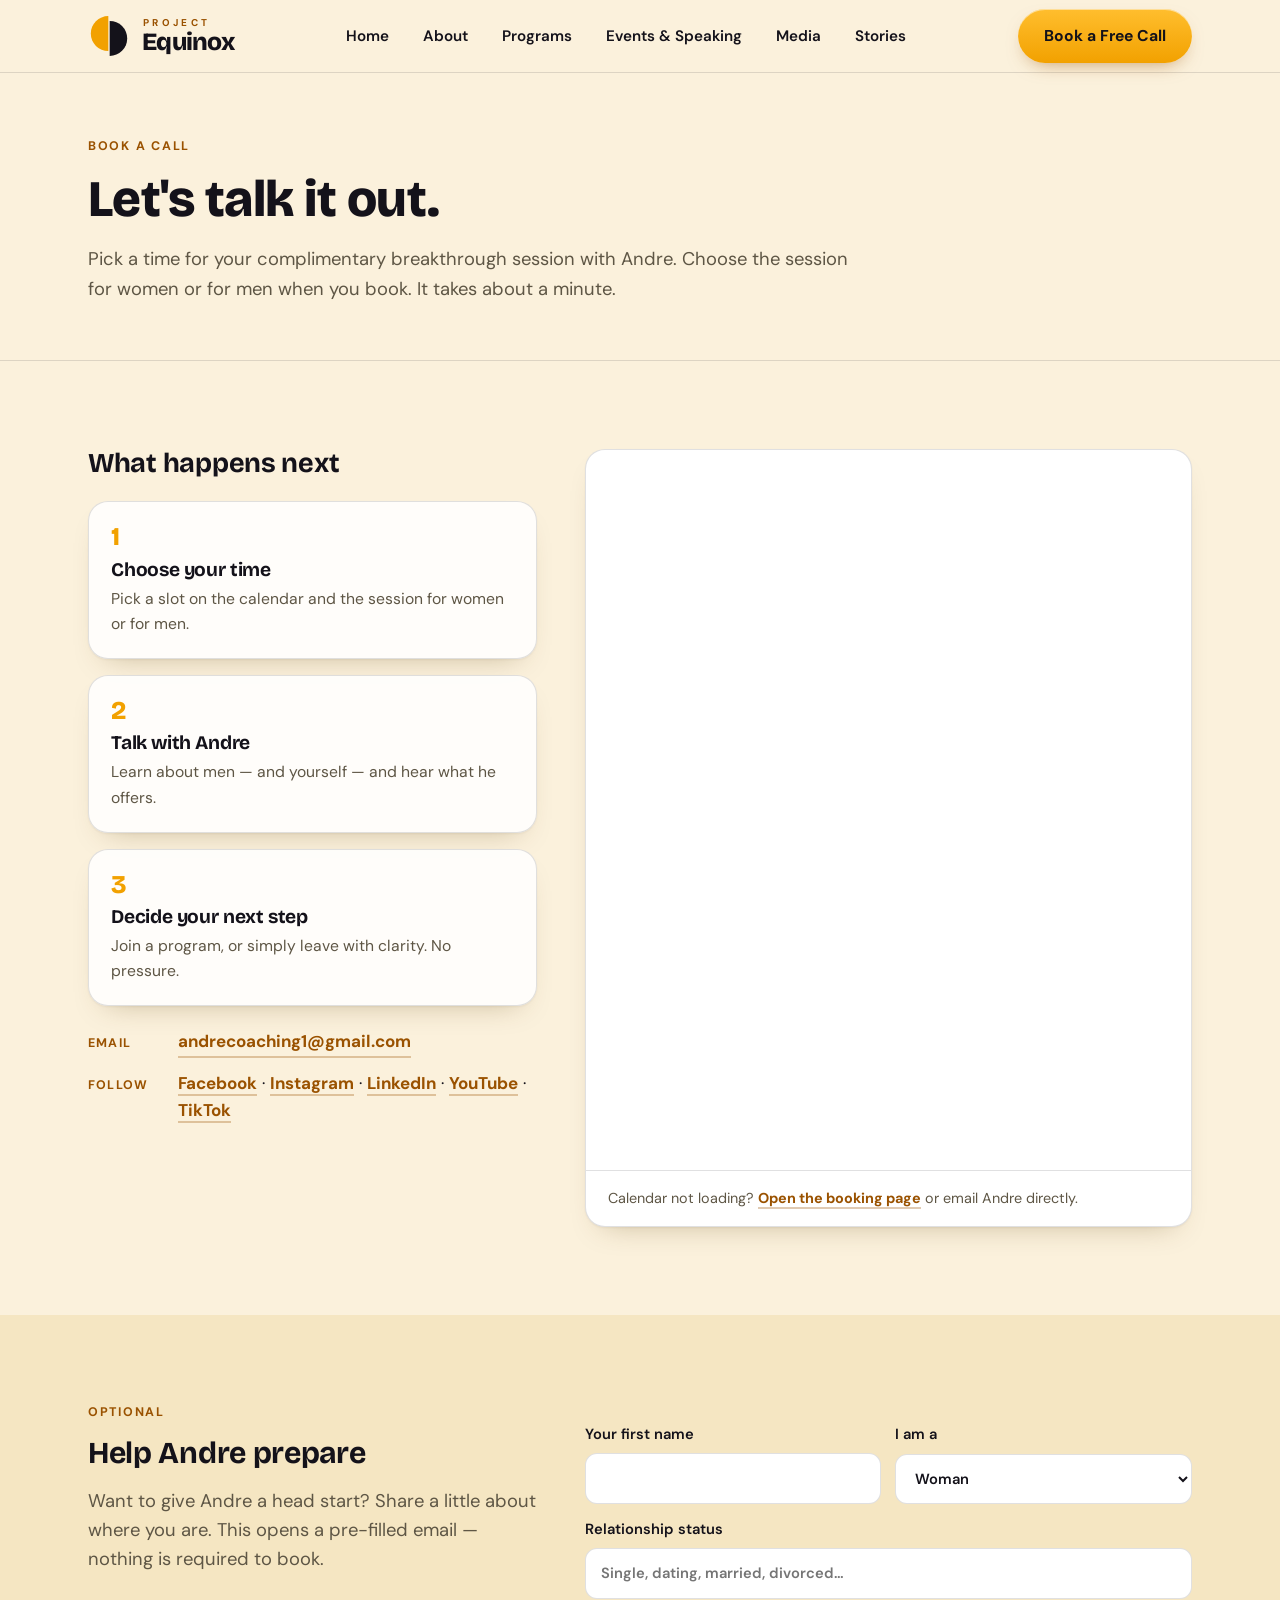
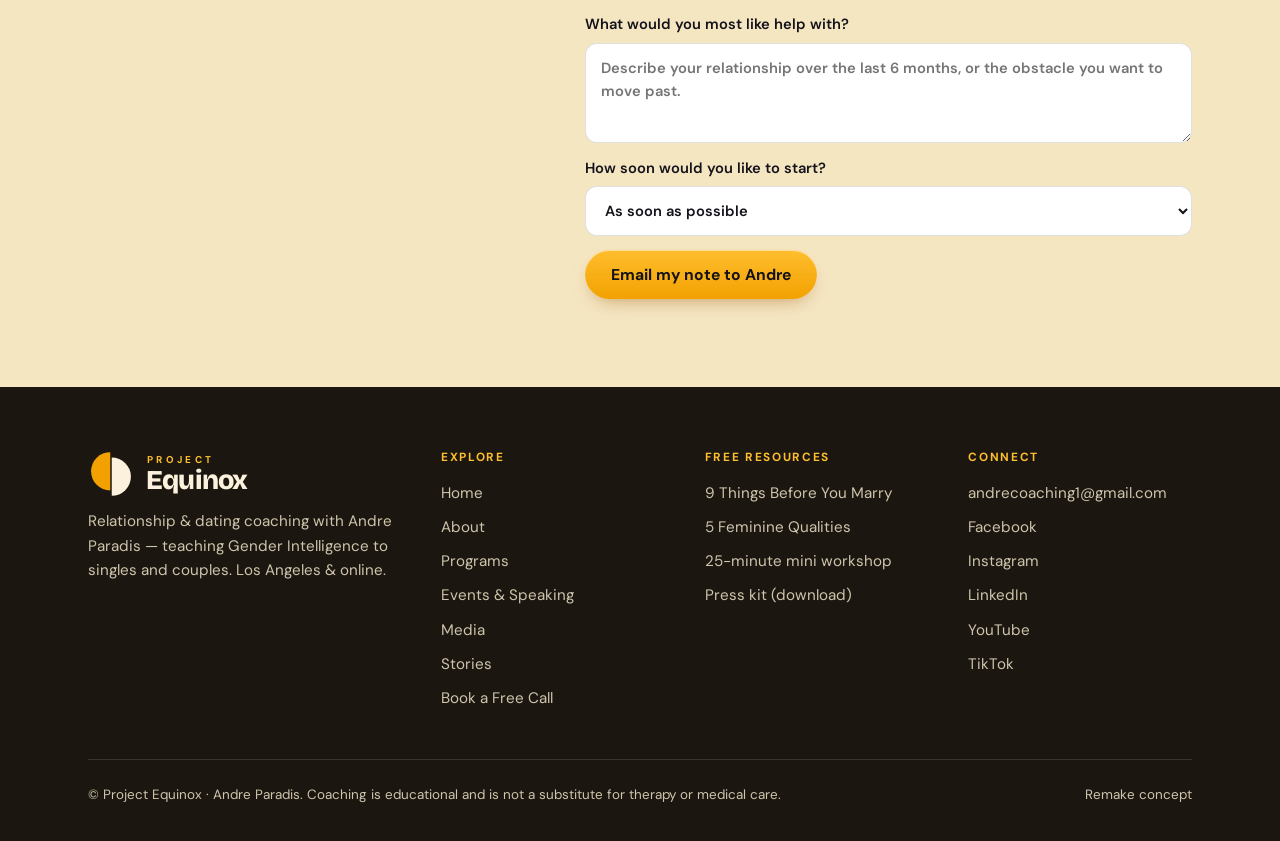
<file: book.html>
<!doctype html>
<html lang="en">
<head>
<meta charset="utf-8">
<meta name="viewport" content="width=device-width, initial-scale=1, viewport-fit=cover">
<meta name="theme-color" content="#FBF1DC">
<title>Book a Complimentary Strategy Call | Andre Paradis — Project Equinox</title>
<meta name="description" content="Book a free breakthrough call with relationship coach Andre Paradis. Choose the session for women or for men.">
<link rel="icon" href="assets/logo/svg/favicon.svg" type="image/svg+xml">
<link rel="icon" href="assets/logo/png/favicon-32.png" sizes="32x32" type="image/png">
<link rel="apple-touch-icon" href="assets/logo/png/apple-touch-icon-180.png">
<meta property="og:title" content="Book a Complimentary Strategy Call | Andre Paradis — Project Equinox">
<meta property="og:description" content="Book a free breakthrough call with relationship coach Andre Paradis. Choose the session for women or for men.">
<meta property="og:image" content="assets/logo/png/pe-share-1200x630.png">
<meta name="twitter:card" content="summary_large_image">
<link rel="preconnect" href="https://fonts.googleapis.com">
<link rel="stylesheet" href="https://fonts.googleapis.com/css2?family=Bricolage+Grotesque:wght@600;700;800&family=DM+Sans:wght@400;500;600;700&display=swap">
<link rel="stylesheet" href="assets/styles.css">

</head>
<body>
<a class="skip" href="#main">Skip to content</a>
<header class="site-header">
  <div class="container nav">
    <a class="brand" href="index.html" aria-label="Project Equinox — home"><svg class="pe-mark" viewBox="0 0 120 120" aria-hidden="true"><path d="M58 3A50 50 0 0 0 58 103Z" fill="#F2A100"/><path d="M62 17A50 50 0 0 1 62 117Z" fill="currentColor"/></svg><span class="wm"><span class="wm-top">Project</span><span class="wm-main">Equinox</span></span></a>
    <ul class="nav-links" id="nav-links"><li><a href="index.html">Home</a></li><li><a href="about.html">About</a></li><li><a href="programs.html">Programs</a></li><li><a href="events.html">Events &amp; Speaking</a></li><li><a href="media.html">Media</a></li><li><a href="stories.html">Stories</a></li><li class="nav-book"><a class="btn" href="book.html">Book a Free Call</a></li></ul>
    <div class="nav-cta"><a class="btn" href="book.html">Book a Free Call</a><button class="menu-btn" aria-expanded="false" aria-controls="nav-links">Menu</button></div>
  </div>
</header>
<main id="main">

<section class="page-hero"><div class="container narrow" style="max-width:860px">
  <span class="eyebrow">Book a call</span><h1>Let's talk it out.</h1>
  <p class="lede">Pick a time for your complimentary breakthrough session with Andre. Choose the session for women or for men when you book. It takes about a minute.</p>
</div></section>
<section class="section"><div class="container book-grid cal-first">
  <div>
    <h2 style="font-size:1.7rem">What happens next</h2>
    <ol class="steps" style="grid-template-columns:1fr;gap:16px;margin-top:22px;padding:0;list-style:none">
      <li class="step" style="padding:22px"><div class="step-n" style="font-size:1.6rem">1</div><h3 style="margin:8px 0 4px">Choose your time</h3><p>Pick a slot on the calendar and the session for women or for men.</p></li>
      <li class="step" style="padding:22px"><div class="step-n" style="font-size:1.6rem">2</div><h3 style="margin:8px 0 4px">Talk with Andre</h3><p>Learn about men — and yourself — and hear what he offers.</p></li>
      <li class="step" style="padding:22px"><div class="step-n" style="font-size:1.6rem">3</div><h3 style="margin:8px 0 4px">Decide your next step</h3><p>Join a program, or simply leave with clarity. No pressure.</p></li>
    </ol>
    <ul class="contact-list">
      <li><b>Email</b><a class="link" href="mailto:andrecoaching1@gmail.com">andrecoaching1@gmail.com</a></li>
      <li><b>Follow</b><span><a class="link" href="https://www.facebook.com/ProjectEquinox/" target="_blank" rel="noopener">Facebook</a> · <a class="link" href="https://www.instagram.com/projectequinox" target="_blank" rel="noopener">Instagram</a> · <a class="link" href="https://www.linkedin.com/in/andre-paradis-16042249/" target="_blank" rel="noopener">LinkedIn</a> · <a class="link" href="https://www.youtube.com/@ProjectEqinoxwithAndreParadis" target="_blank" rel="noopener">YouTube</a> · <a class="link" href="https://www.tiktok.com/@andre_paradis" target="_blank" rel="noopener">TikTok</a></span></li>
    </ul>
  </div>
  <div>
    <a class="btn btn-lg cal-open" href="https://calendly.com/andrecoaching1" target="_blank" rel="noopener">Open the full booking page</a>
    <div class="cal">
      <div class="calendly-inline-widget" data-url="https://calendly.com/andrecoaching1?hide_gdpr_banner=1" style="min-width:320px;height:720px;"></div>
      <p class="cal-note">Calendar not loading? <a class="link" href="https://calendly.com/andrecoaching1" target="_blank" rel="noopener">Open the booking page</a> or email Andre directly.</p>
    </div>
  </div>
</div></section>

<section class="section tint"><div class="container book-grid">
  <div><span class="eyebrow">Optional</span><h2 style="font-size:1.9rem">Help Andre prepare</h2>
  <p class="lede">Want to give Andre a head start? Share a little about where you are. This opens a pre-filled email — nothing is required to book.</p></div>
  <form class="form" id="prep-form">
    <div class="form-row"><label>Your first name<input name="name" autocomplete="given-name"></label>
    <label>I am a<select name="who"><option>Woman</option><option>Man</option><option>Couple</option></select></label></div>
    <label>Relationship status<input name="status" placeholder="Single, dating, married, divorced…"></label>
    <label>What would you most like help with?<textarea name="goal" placeholder="Describe your relationship over the last 6 months, or the obstacle you want to move past."></textarea></label>
    <label>How soon would you like to start?<select name="when"><option>As soon as possible</option><option>In the next month</option><option>Just exploring</option></select></label>
    <button class="btn" type="submit" style="justify-self:start">Email my note to Andre</button>
  </form>
</div></section>
<script src="https://assets.calendly.com/assets/external/widget.js" async></script>
</main>
<footer class="site-footer">
  <div class="container">
    <div class="foot-grid">
      <div><a class="brand foot-logo" href="index.html" aria-label="Project Equinox — home"><svg class="pe-mark" viewBox="0 0 120 120" aria-hidden="true"><path d="M58 3A50 50 0 0 0 58 103Z" fill="#F2A100"/><path d="M62 17A50 50 0 0 1 62 117Z" fill="currentColor"/></svg><span class="wm"><span class="wm-top">Project</span><span class="wm-main">Equinox</span></span></a>
        <p class="foot-brand-p">Relationship &amp; dating coaching with Andre Paradis — teaching Gender Intelligence to singles and couples. Los Angeles &amp; online.</p></div>
      <div><h4>Explore</h4><ul><li><a href="index.html">Home</a></li><li><a href="about.html">About</a></li><li><a href="programs.html">Programs</a></li><li><a href="events.html">Events &amp; Speaking</a></li><li><a href="media.html">Media</a></li><li><a href="stories.html">Stories</a></li><li><a href="book.html">Book a Free Call</a></li></ul></div>
      <div><h4>Free resources</h4><ul>
        <li><a href="https://projectequinox.us/9-things-ebook" target="_blank" rel="noopener">9 Things Before You Marry</a></li>
        <li><a href="https://projectequinox.us/5-things-ebook" target="_blank" rel="noopener">5 Feminine Qualities</a></li>
        <li><a href="programs.html#free">25-minute mini workshop</a></li>
        <li><a href="https://projectequinox.net/wp-content/uploads/2024/05/Andre-Press-Kit-2-1.pptx">Press kit (download)</a></li></ul></div>
      <div><h4>Connect</h4><ul><li><a href="mailto:andrecoaching1@gmail.com">andrecoaching1@gmail.com</a></li><li><a href="https://www.facebook.com/ProjectEquinox/" target="_blank" rel="noopener">Facebook</a></li><li><a href="https://www.instagram.com/projectequinox" target="_blank" rel="noopener">Instagram</a></li><li><a href="https://www.linkedin.com/in/andre-paradis-16042249/" target="_blank" rel="noopener">LinkedIn</a></li><li><a href="https://www.youtube.com/@ProjectEqinoxwithAndreParadis" target="_blank" rel="noopener">YouTube</a></li><li><a href="https://www.tiktok.com/@andre_paradis" target="_blank" rel="noopener">TikTok</a></li></ul></div>
    </div>
    <div class="foot-bottom"><span>© Project Equinox · Andre Paradis. Coaching is educational and is not a substitute for therapy or medical care.</span><span>Remake concept</span></div>
  </div>
</footer>

<script src="assets/site.js" defer></script>
</body>
</html>
</file>
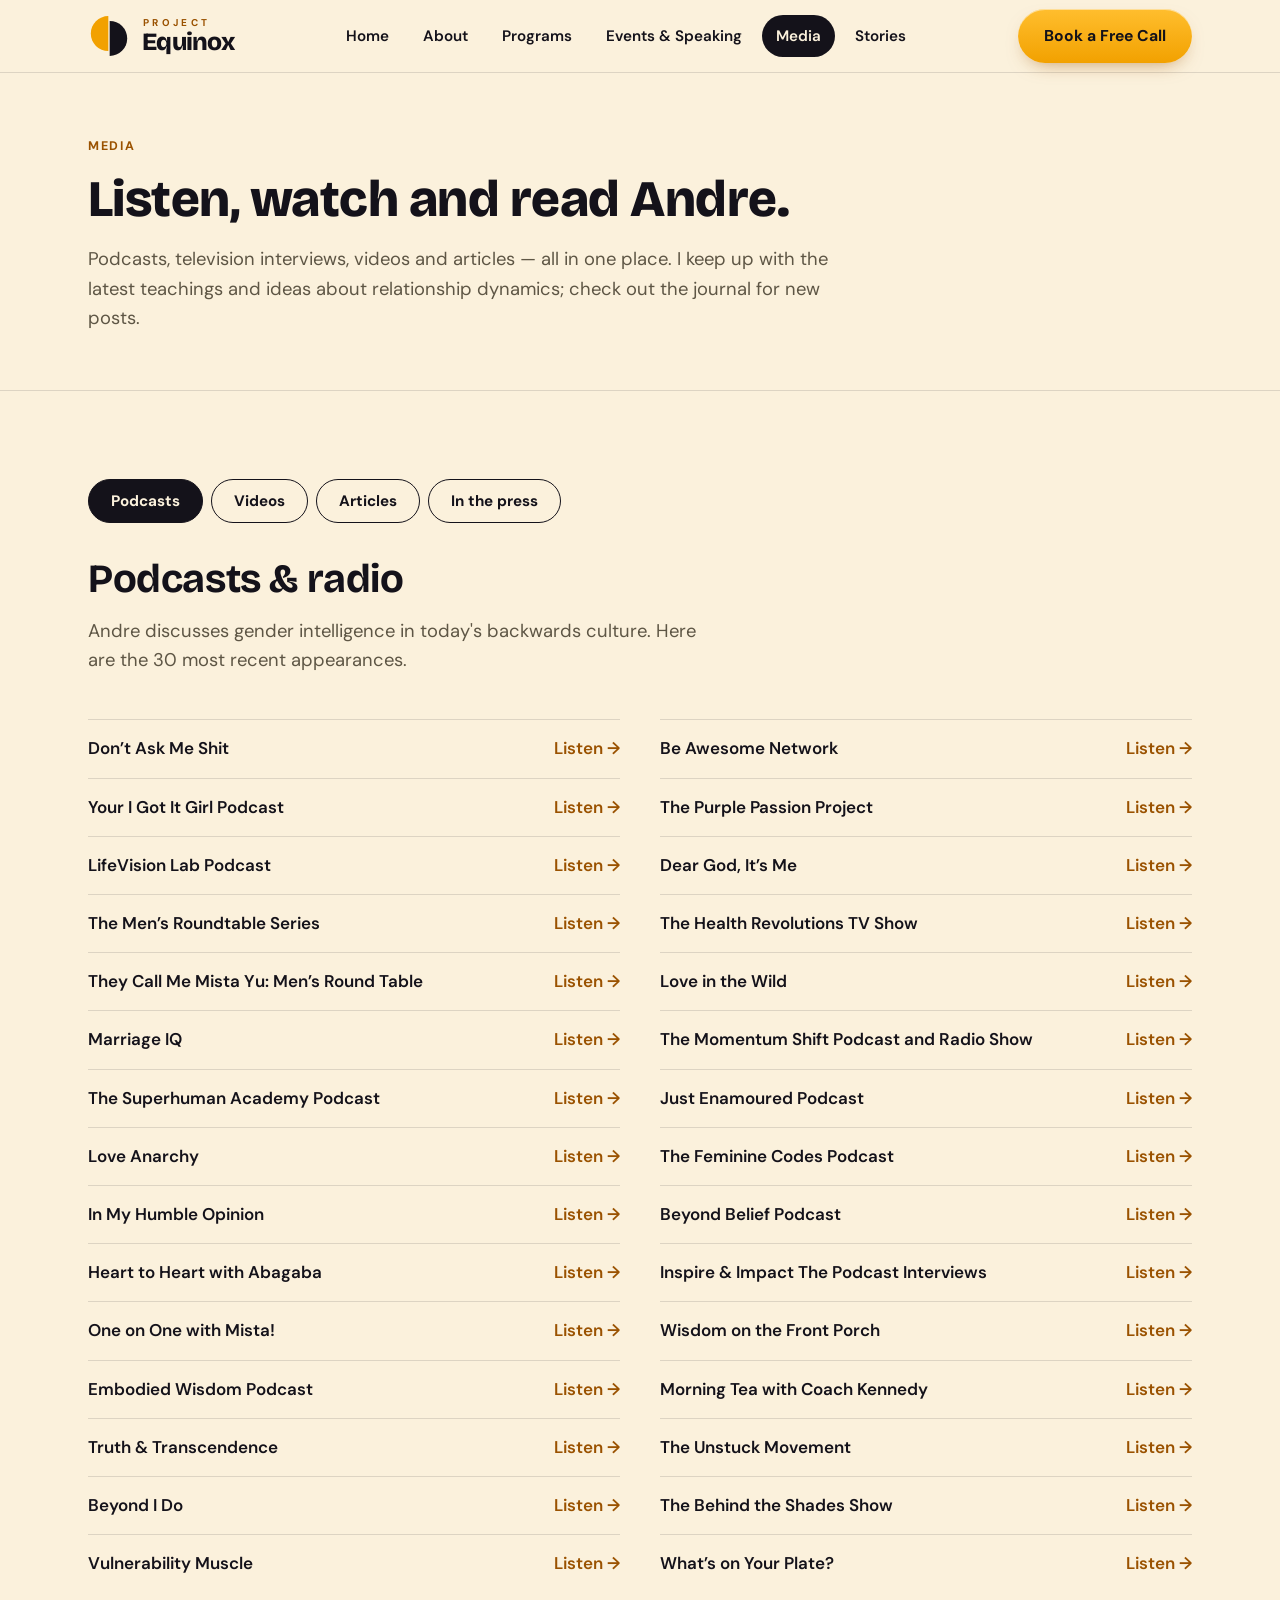
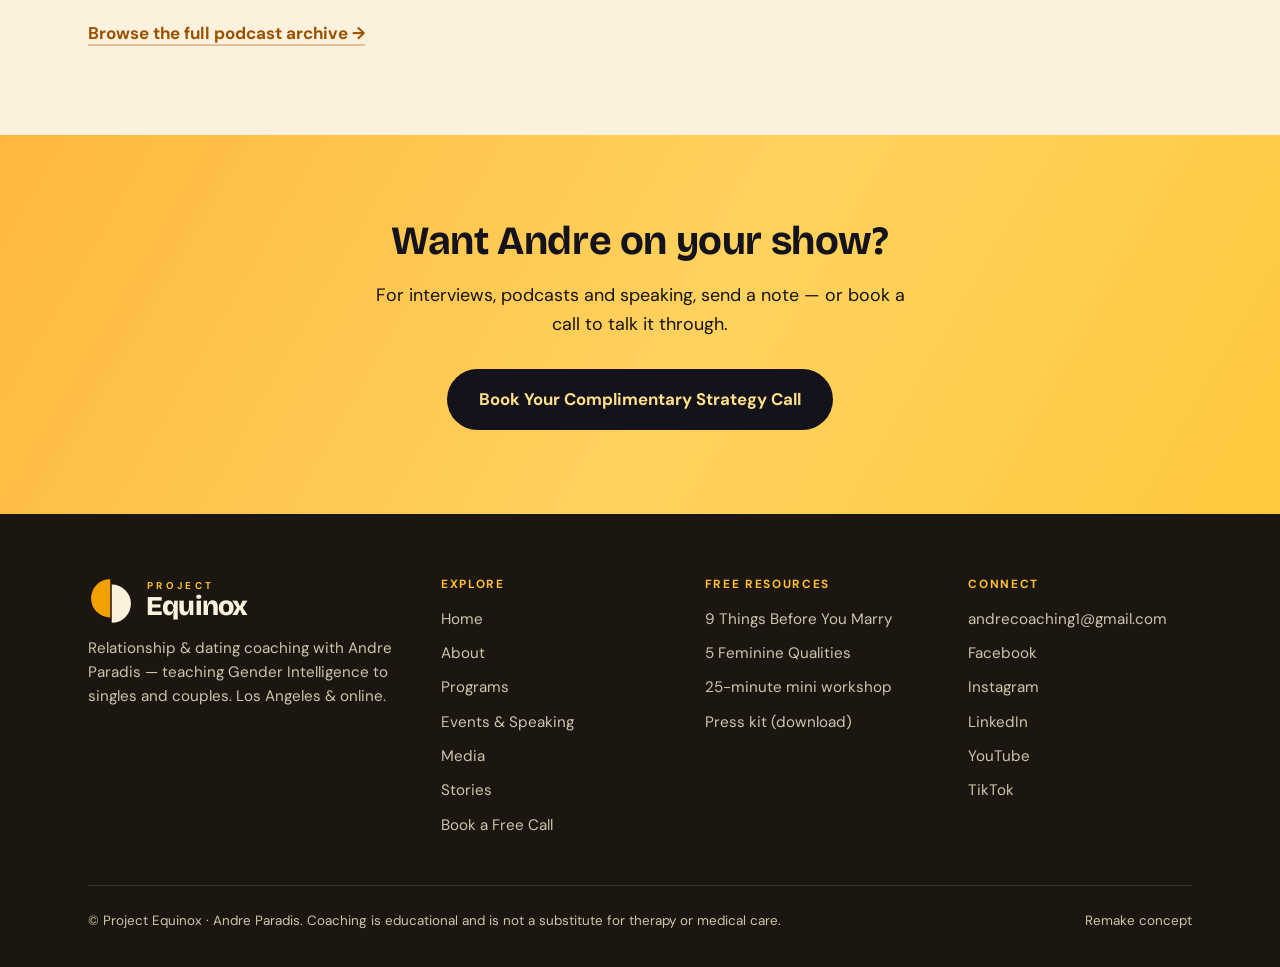
<file: media.html>
<!doctype html>
<html lang="en">
<head>
<meta charset="utf-8">
<meta name="viewport" content="width=device-width, initial-scale=1, viewport-fit=cover">
<meta name="theme-color" content="#FBF1DC">
<title>Podcasts, Videos, Articles &amp; Press | Andre Paradis — Project Equinox</title>
<meta name="description" content="Listen to Andre Paradis on 100+ podcasts, watch his TV interviews and videos, and read his relationship articles and press features.">
<link rel="icon" href="assets/logo/svg/favicon.svg" type="image/svg+xml">
<link rel="icon" href="assets/logo/png/favicon-32.png" sizes="32x32" type="image/png">
<link rel="apple-touch-icon" href="assets/logo/png/apple-touch-icon-180.png">
<meta property="og:title" content="Podcasts, Videos, Articles &amp; Press | Andre Paradis — Project Equinox">
<meta property="og:description" content="Listen to Andre Paradis on 100+ podcasts, watch his TV interviews and videos, and read his relationship articles and press features.">
<meta property="og:image" content="assets/logo/png/pe-share-1200x630.png">
<meta name="twitter:card" content="summary_large_image">
<link rel="preconnect" href="https://fonts.googleapis.com">
<link rel="stylesheet" href="https://fonts.googleapis.com/css2?family=Bricolage+Grotesque:wght@600;700;800&family=DM+Sans:wght@400;500;600;700&display=swap">
<link rel="stylesheet" href="assets/styles.css">

</head>
<body>
<a class="skip" href="#main">Skip to content</a>
<header class="site-header">
  <div class="container nav">
    <a class="brand" href="index.html" aria-label="Project Equinox — home"><svg class="pe-mark" viewBox="0 0 120 120" aria-hidden="true"><path d="M58 3A50 50 0 0 0 58 103Z" fill="#F2A100"/><path d="M62 17A50 50 0 0 1 62 117Z" fill="currentColor"/></svg><span class="wm"><span class="wm-top">Project</span><span class="wm-main">Equinox</span></span></a>
    <ul class="nav-links" id="nav-links"><li><a href="index.html">Home</a></li><li><a href="about.html">About</a></li><li><a href="programs.html">Programs</a></li><li><a href="events.html">Events &amp; Speaking</a></li><li><a href="media.html" aria-current="page">Media</a></li><li><a href="stories.html">Stories</a></li><li class="nav-book"><a class="btn" href="book.html">Book a Free Call</a></li></ul>
    <div class="nav-cta"><a class="btn" href="book.html">Book a Free Call</a><button class="menu-btn" aria-expanded="false" aria-controls="nav-links">Menu</button></div>
  </div>
</header>
<main id="main">

<section class="page-hero"><div class="container narrow" style="max-width:860px">
  <span class="eyebrow">Media</span><h1>Listen, watch and read Andre.</h1>
  <p class="lede">Podcasts, television interviews, videos and articles — all in one place. I keep up with the latest teachings and ideas about relationship dynamics; check out the journal for new posts.</p>
</div></section>
<section class="section"><div class="container">
  <div class="tabs" role="tablist" aria-label="Media type">
    <button class="tab" role="tab" data-panel="podcasts" aria-selected="true">Podcasts</button>
    <button class="tab" role="tab" data-panel="videos" aria-selected="false">Videos</button>
    <button class="tab" role="tab" data-panel="articles" aria-selected="false">Articles</button>
    <button class="tab" role="tab" data-panel="press" aria-selected="false">In the press</button>
  </div>

  <div class="panel" id="podcasts"><div class="section-head"><h2>Podcasts &amp; radio</h2><p class="lede">Andre discusses gender intelligence in today's backwards culture. Here are the 30 most recent appearances.</p></div>
    <div class="pod-grid"><a href="https://projectequinox.net/andre-paradis-on-dont-ask-me-shit/" target="_blank" rel="noopener"><span>Don’t Ask Me Shit</span><span>Listen →</span></a><a href="https://projectequinox.net/andre-paradis-on-be-awesome-network/" target="_blank" rel="noopener"><span>Be Awesome Network</span><span>Listen →</span></a><a href="https://projectequinox.net/andre-paradis-on-the-your-i-got-it-girl-podcast/" target="_blank" rel="noopener"><span>Your I Got It Girl Podcast</span><span>Listen →</span></a><a href="https://projectequinox.net/andre-on-the-purple-passion-project/" target="_blank" rel="noopener"><span>The Purple Passion Project</span><span>Listen →</span></a><a href="https://projectequinox.net/andre-paradis-on-lifevision-lab-podcast/" target="_blank" rel="noopener"><span>LifeVision Lab Podcast</span><span>Listen →</span></a><a href="https://projectequinox.net/andre-paradis-on-dear-god-its-me/" target="_blank" rel="noopener"><span>Dear God, It’s Me</span><span>Listen →</span></a><a href="https://projectequinox.net/andre-paradis-on-the-mens-roundtable-series/" target="_blank" rel="noopener"><span>The Men’s Roundtable Series</span><span>Listen →</span></a><a href="https://projectequinox.net/andre-paradis-on-the-health-revolutions-tv-show/" target="_blank" rel="noopener"><span>The Health Revolutions TV Show</span><span>Listen →</span></a><a href="https://projectequinox.net/andre-paradis-on-they-call-me-mista-yu-mens-round-table/" target="_blank" rel="noopener"><span>They Call Me Mista Yu: Men’s Round Table</span><span>Listen →</span></a><a href="https://projectequinox.net/andre-paradis-on-love-in-the-wild/" target="_blank" rel="noopener"><span>Love in the Wild</span><span>Listen →</span></a><a href="https://projectequinox.net/andre-paradis-on-marriage-iq/" target="_blank" rel="noopener"><span>Marriage IQ</span><span>Listen →</span></a><a href="https://projectequinox.net/andre-paradis-on-the-momentum-shift-podcast-and-radio-show/" target="_blank" rel="noopener"><span>The Momentum Shift Podcast and Radio Show</span><span>Listen →</span></a><a href="https://projectequinox.net/andre-paradis-on-the-superhuman-academy-podcast/" target="_blank" rel="noopener"><span>The Superhuman Academy Podcast</span><span>Listen →</span></a><a href="https://projectequinox.net/andre-paradis-on-just-enamoured-podcast/" target="_blank" rel="noopener"><span>Just Enamoured Podcast</span><span>Listen →</span></a><a href="https://projectequinox.net/andre-paradis-on-love-anarchy/" target="_blank" rel="noopener"><span>Love Anarchy</span><span>Listen →</span></a><a href="https://projectequinox.net/andre-paradis-on-the-feminine-codes-podcast/" target="_blank" rel="noopener"><span>The Feminine Codes Podcast</span><span>Listen →</span></a><a href="https://projectequinox.net/andre-paradis-on-my-humble-opinion/" target="_blank" rel="noopener"><span>In My Humble Opinion</span><span>Listen →</span></a><a href="https://projectequinox.net/andre-paradis-on-beyond-belief-podcast/" target="_blank" rel="noopener"><span>Beyond Belief Podcast</span><span>Listen →</span></a><a href="https://projectequinox.net/andre-paradis-on-heart-to-heart-with-abagaba/" target="_blank" rel="noopener"><span>Heart to Heart with Abagaba</span><span>Listen →</span></a><a href="https://projectequinox.net/inspire-impact-podcast/" target="_blank" rel="noopener"><span>Inspire &amp; Impact The Podcast Interviews</span><span>Listen →</span></a><a href="https://projectequinox.net/andre-paradis-on-one-on-one-with-mista/" target="_blank" rel="noopener"><span>One on One with Mista!</span><span>Listen →</span></a><a href="https://projectequinox.net/andre-paradis-on-wisdom-on-the-front-porch/" target="_blank" rel="noopener"><span>Wisdom on the Front Porch</span><span>Listen →</span></a><a href="https://projectequinox.net/andre-paradis-on-embodied-wisdom-podcast/" target="_blank" rel="noopener"><span>Embodied Wisdom Podcast</span><span>Listen →</span></a><a href="https://projectequinox.net/andre-paradis-on-morning-tea-with-coach-kennedy/" target="_blank" rel="noopener"><span>Morning Tea with Coach Kennedy</span><span>Listen →</span></a><a href="https://projectequinox.net/andre-paradis-on-truth-transcendence/" target="_blank" rel="noopener"><span>Truth &amp; Transcendence</span><span>Listen →</span></a><a href="https://projectequinox.net/andre-paradis-on-the-unstuck-movement/" target="_blank" rel="noopener"><span>The Unstuck Movement</span><span>Listen →</span></a><a href="https://projectequinox.net/andre-paradis-on-beyond-i-do-part-1/" target="_blank" rel="noopener"><span>Beyond I Do</span><span>Listen →</span></a><a href="https://projectequinox.net/andre-paradis-on-the-behind-the-shades-show-2/" target="_blank" rel="noopener"><span>The Behind the Shades Show</span><span>Listen →</span></a><a href="https://projectequinox.net/andre-paradis-on-vulnerability-muscle/" target="_blank" rel="noopener"><span>Vulnerability Muscle</span><span>Listen →</span></a><a href="https://projectequinox.net/andre-paradis-on-whats-on-your-plate/" target="_blank" rel="noopener"><span>What’s on Your Plate?</span><span>Listen →</span></a></div>
    <p style="margin-top:28px"><a class="link" href="https://projectequinox.net/category/podcasts/" target="_blank" rel="noopener">Browse the full podcast archive →</a></p></div>

  <div class="panel" id="videos" hidden><div class="section-head"><h2>Videos &amp; TV</h2><p class="lede">Interviews, series and short clips on YouTube.</p></div>
    <div class="video-grid"><a class="video" href="https://www.youtube.com/watch?v=RzrYM6r6HUk" target="_blank" rel="noopener"><span class="video-thumb"><img src="https://i.ytimg.com/vi/RzrYM6r6HUk/hqdefault.jpg" alt="" loading="lazy"></span><b>Welcome to Project Equinox with Andre Paradis</b><small>Project Equinox</small></a><a class="video" href="https://www.youtube.com/watch?v=anmudOVYD5M" target="_blank" rel="noopener"><span class="video-thumb"><img src="https://i.ytimg.com/vi/anmudOVYD5M/hqdefault.jpg" alt="" loading="lazy"></span><b>“What Makes Me Different”</b><small>Close-Up Television &amp; Radio</small></a><a class="video" href="https://www.youtube.com/watch?v=hzCbgaUZBMg" target="_blank" rel="noopener"><span class="video-thumb"><img src="https://i.ytimg.com/vi/hzCbgaUZBMg/hqdefault.jpg" alt="" loading="lazy"></span><b>“The Vision and Mission of Project Equinox”</b><small>Close-Up Television &amp; Radio</small></a><a class="video" href="https://www.youtube.com/watch?v=amNJnLdRn70" target="_blank" rel="noopener"><span class="video-thumb"><img src="https://i.ytimg.com/vi/amNJnLdRn70/hqdefault.jpg" alt="" loading="lazy"></span><b>“Passion, Purpose &amp; Profit”</b><small>Close-Up Television &amp; Radio</small></a><a class="video" href="https://www.youtube.com/watch?v=1ORGRtYvGoc" target="_blank" rel="noopener"><span class="video-thumb"><img src="https://i.ytimg.com/vi/1ORGRtYvGoc/hqdefault.jpg" alt="" loading="lazy"></span><b>“Stepping Into Your Pain”</b><small>Close-Up Television &amp; Radio</small></a><a class="video" href="https://www.youtube.com/watch?v=5_ky9iQ8shk" target="_blank" rel="noopener"><span class="video-thumb"><img src="https://i.ytimg.com/vi/5_ky9iQ8shk/hqdefault.jpg" alt="" loading="lazy"></span><b>CUTV News Spotlights Andre Paradis of Project Equinox</b><small>Close-Up Television &amp; Radio</small></a><a class="video" href="https://www.youtube.com/watch?v=U-kxdyJs6y8" target="_blank" rel="noopener"><span class="video-thumb"><img src="https://i.ytimg.com/vi/U-kxdyJs6y8/hqdefault.jpg" alt="" loading="lazy"></span><b>Make Men Masculine Again | 5 Minute Video</b><small>PragerU</small></a><a class="video" href="https://www.youtube.com/watch?v=30hgeLI_SeA" target="_blank" rel="noopener"><span class="video-thumb"><img src="https://i.ytimg.com/vi/30hgeLI_SeA/hqdefault.jpg" alt="" loading="lazy"></span><b>The cost of feminizing men on families and society, with Dr. Vibe</b><small>Men and Masculinity</small></a><a class="video" href="https://www.youtube.com/watch?v=V1gggmKbzEc" target="_blank" rel="noopener"><span class="video-thumb"><img src="https://i.ytimg.com/vi/V1gggmKbzEc/hqdefault.jpg" alt="" loading="lazy"></span><b>Feminized men, masculine women: what's the cost? with Dr. Vibe</b><small>Men and Masculinity</small></a><a class="video" href="https://www.youtube.com/watch?v=33PM5ehssWM" target="_blank" rel="noopener"><span class="video-thumb"><img src="https://i.ytimg.com/vi/33PM5ehssWM/hqdefault.jpg" alt="" loading="lazy"></span><b>Interview with Erika De La Cruz</b><small>Project Equinox</small></a><a class="video" href="https://www.youtube.com/watch?v=OTPf4KG71Xw" target="_blank" rel="noopener"><span class="video-thumb"><img src="https://i.ytimg.com/vi/OTPf4KG71Xw/hqdefault.jpg" alt="" loading="lazy"></span><b>How the culture gets it wrong — with guest Paige Parker</b><small>Project Equinox</small></a><a class="video" href="https://www.youtube.com/watch?v=-JoQjslVuaA" target="_blank" rel="noopener"><span class="video-thumb"><img src="https://i.ytimg.com/vi/-JoQjslVuaA/hqdefault.jpg" alt="" loading="lazy"></span><b>Gender Intelligence, Part 1 — with Calvin Chen</b><small>Project Equinox</small></a><a class="video" href="https://www.youtube.com/watch?v=3MWnDXLIUBw" target="_blank" rel="noopener"><span class="video-thumb"><img src="https://i.ytimg.com/vi/3MWnDXLIUBw/hqdefault.jpg" alt="" loading="lazy"></span><b>Gender Intelligence, Part 2 — with Calvin Chen</b><small>Project Equinox</small></a><a class="video" href="https://www.youtube.com/watch?v=9XZ-tVFg8eo" target="_blank" rel="noopener"><span class="video-thumb"><img src="https://i.ytimg.com/vi/9XZ-tVFg8eo/hqdefault.jpg" alt="" loading="lazy"></span><b>Negotiating — with Calvin Chen</b><small>Project Equinox</small></a><a class="video" href="https://www.youtube.com/watch?v=_GDI5m5lOzM" target="_blank" rel="noopener"><span class="video-thumb"><img src="https://i.ytimg.com/vi/_GDI5m5lOzM/hqdefault.jpg" alt="" loading="lazy"></span><b>Safety for Women</b><small>Project Equinox</small></a><a class="video" href="https://www.youtube.com/watch?v=Kv5um0ek0BA" target="_blank" rel="noopener"><span class="video-thumb"><img src="https://i.ytimg.com/vi/Kv5um0ek0BA/hqdefault.jpg" alt="" loading="lazy"></span><b>Respect for Men</b><small>Project Equinox</small></a><a class="video" href="https://www.youtube.com/watch?v=8_FQchUgB60" target="_blank" rel="noopener"><span class="video-thumb"><img src="https://i.ytimg.com/vi/8_FQchUgB60/hqdefault.jpg" alt="" loading="lazy"></span><b>Chemistry in Men and Women</b><small>Project Equinox</small></a><a class="video" href="https://www.youtube.com/watch?v=QB_T6b07AUg" target="_blank" rel="noopener"><span class="video-thumb"><img src="https://i.ytimg.com/vi/QB_T6b07AUg/hqdefault.jpg" alt="" loading="lazy"></span><b>Feelings for Men and Women</b><small>Project Equinox</small></a><a class="video" href="https://www.youtube.com/watch?v=wW7rone2VPc" target="_blank" rel="noopener"><span class="video-thumb"><img src="https://i.ytimg.com/vi/wW7rone2VPc/hqdefault.jpg" alt="" loading="lazy"></span><b>Masculine Women in Our Society</b><small>Project Equinox</small></a><a class="video" href="https://www.youtube.com/watch?v=AOAwhHAj5X4" target="_blank" rel="noopener"><span class="video-thumb"><img src="https://i.ytimg.com/vi/AOAwhHAj5X4/hqdefault.jpg" alt="" loading="lazy"></span><b>Emasculating Men in Our Society</b><small>Project Equinox</small></a><a class="video" href="https://www.youtube.com/watch?v=kt2h7_BG2Aw" target="_blank" rel="noopener"><span class="video-thumb"><img src="https://i.ytimg.com/vi/kt2h7_BG2Aw/hqdefault.jpg" alt="" loading="lazy"></span><b>Project Equinox Moments — “Treat You Better”</b><small>Project Equinox</small></a></div>
    <p style="margin-top:28px"><a class="link" href="https://www.youtube.com/@ProjectEqinoxwithAndreParadis" target="_blank" rel="noopener">Visit the YouTube channel →</a></p></div>

  <div class="panel" id="articles" hidden><div class="section-head"><h2>The journal</h2><p class="lede">45 articles on relationship dynamics — filter by who it's written for.</p></div>
    <div class="chips" data-filter-group="#post-list">
      <button class="chip" data-filter="all" aria-pressed="true">All</button><button class="chip" data-filter="women" aria-pressed="false">For women</button>
      <button class="chip" data-filter="men" aria-pressed="false">For men</button><button class="chip" data-filter="together" aria-pressed="false">For both</button>
      <button class="chip" data-filter="patterns" aria-pressed="false">Patterns &amp; healing</button></div>
    <div class="post-grid" id="post-list"><a class="post" data-topic="men" href="https://projectequinox.net/decoding-women-for-the-man-who-has-done-everything-right/" target="_blank" rel="noopener"><b>Decoding Women for the Man Who Has Done Everything “Right”</b><span class="tag">For men</span></a><a class="post" data-topic="patterns" href="https://projectequinox.net/why-ai-is-a-limited-tool-for-relationship-advice/" target="_blank" rel="noopener"><b>Why AI Is a Limited Tool for Relationship Advice</b><span class="tag">Patterns & healing</span></a><a class="post" data-topic="women" href="https://projectequinox.net/you-know-your-femininity-deserves-a-high-value-man-but-where-is-he/" target="_blank" rel="noopener"><b>You Know Your Femininity Deserves a High-Value Man… But Where Is He?</b><span class="tag">For women</span></a><a class="post" data-topic="men" href="https://projectequinox.net/boys-match-energy-men-guide-it/" target="_blank" rel="noopener"><b>Boys match energy… Men guide it!</b><span class="tag">For men</span></a><a class="post" data-topic="women" href="https://projectequinox.net/theres-nothing-lovely-about-a-woman-who-is-always-burnt-out/" target="_blank" rel="noopener"><b>There’s nothing lovely about a woman who is always burnt out</b><span class="tag">For women</span></a><a class="post" data-topic="women" href="https://projectequinox.net/what-women-were-never-taught-about-how-to-treat-a-man/" target="_blank" rel="noopener"><b>What Women Were Never Taught About How To Treat A Man</b><span class="tag">For women</span></a><a class="post" data-topic="patterns" href="https://projectequinox.net/cultural-identity-struggles-explained/" target="_blank" rel="noopener"><b>Cultural Identity Struggles: Explained</b><span class="tag">Patterns & healing</span></a><a class="post" data-topic="women" href="https://projectequinox.net/why-so-many-women-feel-unfulfilled-later-in-life/" target="_blank" rel="noopener"><b>Why So Many Women Feel Unfulfilled Later in Life</b><span class="tag">For women</span></a><a class="post" data-topic="women" href="https://projectequinox.net/a-path-back-to-fulfillment-for-the-modern-woman/" target="_blank" rel="noopener"><b>A Path Back to Fulfillment for the Modern Woman</b><span class="tag">For women</span></a><a class="post" data-topic="men" href="https://projectequinox.net/what-feminine-women-do-not-respond-to-in-men/" target="_blank" rel="noopener"><b>What Feminine Women Do Not Respond to in Men</b><span class="tag">For men</span></a><a class="post" data-topic="women" href="https://projectequinox.net/what-masculine-men-do-respond-to-in-relationships/" target="_blank" rel="noopener"><b>What Masculine Men Do Respond to in Relationships</b><span class="tag">For women</span></a><a class="post" data-topic="women" href="https://projectequinox.net/why-men-dont-care-about-a-womans-success/" target="_blank" rel="noopener"><b>Why Men Don’t Care About a Woman’s Success</b><span class="tag">For women</span></a><a class="post" data-topic="women" href="https://projectequinox.net/ten-things-masculine-men-dont-respond-to-in-relationships-with-women/" target="_blank" rel="noopener"><b>Ten Things Masculine Men Don’t Respond to in Relationships with Women</b><span class="tag">For women</span></a><a class="post" data-topic="men" href="https://projectequinox.net/stoicism-in-men/" target="_blank" rel="noopener"><b>Stoicism in Men</b><span class="tag">For men</span></a><a class="post" data-topic="women" href="https://projectequinox.net/how-to-kill-mens-attraction-in-relationships/" target="_blank" rel="noopener"><b>How to Kill Men’s Attraction in Relationships</b><span class="tag">For women</span></a><a class="post" data-topic="men" href="https://projectequinox.net/how-holding-the-frame-makes-her-feel-safe/" target="_blank" rel="noopener"><b>How “Holding the Frame” Makes Her Feel Safe</b><span class="tag">For men</span></a><a class="post" data-topic="women" href="https://projectequinox.net/5-powerful-first-date-questions-to-ask-a-man/" target="_blank" rel="noopener"><b>5 Powerful First-Date Questions to Ask a Man</b><span class="tag">For women</span></a><a class="post" data-topic="women" href="https://projectequinox.net/why-being-independent-can-push-away-masculine-men/" target="_blank" rel="noopener"><b>Why “Being Independent” Can Push Away Masculine Men</b><span class="tag">For women</span></a><a class="post" data-topic="women" href="https://projectequinox.net/balancing-competence-and-love-the-challenge-for-modern-women/" target="_blank" rel="noopener"><b>Balancing Competence and Love: The Challenge for Modern Women</b><span class="tag">For women</span></a><a class="post" data-topic="women" href="https://projectequinox.net/why-i-deserve-everything-is-so-off-putting/" target="_blank" rel="noopener"><b>Why “I Deserve Everything” Is So Off-putting</b><span class="tag">For women</span></a><a class="post" data-topic="men" href="https://projectequinox.net/ten-traits-of-a-real-man-2/" target="_blank" rel="noopener"><b>Ten Traits of a Real Man</b><span class="tag">For men</span></a><a class="post" data-topic="women" href="https://projectequinox.net/consequences-for-women-who-reject-traditional-roles/" target="_blank" rel="noopener"><b>Consequences for Women Who Reject Traditional Roles</b><span class="tag">For women</span></a><a class="post" data-topic="women" href="https://projectequinox.net/can-a-woman-be-too-independent-for-a-relationship/" target="_blank" rel="noopener"><b>Can a Woman Be Too Independent for a Relationship?</b><span class="tag">For women</span></a><a class="post" data-topic="patterns" href="https://projectequinox.net/the-common-power-struggles-in-love-relationships/" target="_blank" rel="noopener"><b>The Common Power Struggles in Love Relationships</b><span class="tag">Patterns & healing</span></a><a class="post" data-topic="patterns" href="https://projectequinox.net/the-drama-triangle-in-relationships/" target="_blank" rel="noopener"><b>The Drama Triangle in Relationships</b><span class="tag">Patterns & healing</span></a><a class="post" data-topic="patterns" href="https://projectequinox.net/the-effects-of-trauma-in-relationships/" target="_blank" rel="noopener"><b>The Effects of Trauma in Relationships</b><span class="tag">Patterns & healing</span></a><a class="post" data-topic="patterns" href="https://projectequinox.net/understanding-avoidant-relationships-attachment-styles/" target="_blank" rel="noopener"><b>Understanding Avoidant Relationship Attachment Styles</b><span class="tag">Patterns & healing</span></a><a class="post" data-topic="patterns" href="https://projectequinox.net/overcoming-anxious-relationship-styles/" target="_blank" rel="noopener"><b>Overcoming Anxious Relationship Styles</b><span class="tag">Patterns & healing</span></a><a class="post" data-topic="women" href="https://projectequinox.net/how-to-find-a-good-man/" target="_blank" rel="noopener"><b>How to Find a Good Man</b><span class="tag">For women</span></a><a class="post" data-topic="together" href="https://projectequinox.net/the-difference-between-male-and-female-communication/" target="_blank" rel="noopener"><b>The Difference Between Male and Female Communication</b><span class="tag">For both</span></a><a class="post" data-topic="women" href="https://projectequinox.net/what-if-badass-is-just-bad-a-lady-bosss-story/" target="_blank" rel="noopener"><b>What If “Badass” Is Just… Bad? A Lady Boss’s Story</b><span class="tag">For women</span></a><a class="post" data-topic="women" href="https://projectequinox.net/communicating-with-men-an-insight-on-what-you-may-have-experienced/" target="_blank" rel="noopener"><b>Communicating with Men: Understanding Their Natural Style</b><span class="tag">For women</span></a><a class="post" data-topic="together" href="https://projectequinox.net/the-myth-of-sexual-equality/" target="_blank" rel="noopener"><b>The Myth of Sexual Equality</b><span class="tag">For both</span></a><a class="post" data-topic="together" href="https://projectequinox.net/women-are-a-foreign-culture/" target="_blank" rel="noopener"><b>Women Are a Foreign Culture</b><span class="tag">For both</span></a><a class="post" data-topic="together" href="https://projectequinox.net/men-are-a-foreign-culture/" target="_blank" rel="noopener"><b>Men Are a Foreign Culture</b><span class="tag">For both</span></a><a class="post" data-topic="women" href="https://projectequinox.net/why-do-men-seem-to-just-want-sex/" target="_blank" rel="noopener"><b>Why Do Men Seem To Just Want Sex?</b><span class="tag">For women</span></a><a class="post" data-topic="women" href="https://projectequinox.net/how-to-kill-a-mans-attraction/" target="_blank" rel="noopener"><b>How to Kill a Man’s Attraction</b><span class="tag">For women</span></a><a class="post" data-topic="together" href="https://projectequinox.net/the-3-cs-for-deeper-love-and-relationships/" target="_blank" rel="noopener"><b>The 3 C’s: Essential for Lasting Relationships</b><span class="tag">For both</span></a><a class="post" data-topic="together" href="https://projectequinox.net/good-feminism-vs-bad-feminism/" target="_blank" rel="noopener"><b>Good Feminism vs. Bad Feminism</b><span class="tag">For both</span></a><a class="post" data-topic="women" href="https://projectequinox.net/men-and-easy-sex-its-not-what-you-thinkagain/" target="_blank" rel="noopener"><b>Men and Easy Sex: It’s Not What You Think… Again!</b><span class="tag">For women</span></a><a class="post" data-topic="women" href="https://projectequinox.net/femininity-is-a-strength-not-a-weakness/" target="_blank" rel="noopener"><b>Femininity Is a Strength, Not a Weakness</b><span class="tag">For women</span></a><a class="post" data-topic="women" href="https://projectequinox.net/what-do-men-want/" target="_blank" rel="noopener"><b>What Do Men Want?</b><span class="tag">For women</span></a><a class="post" data-topic="together" href="https://projectequinox.net/men-women-and-the-natural-flow/" target="_blank" rel="noopener"><b>Men, Women and the Natural Flow</b><span class="tag">For both</span></a><a class="post" data-topic="together" href="https://projectequinox.net/men-women-finding-the-perfect-balance/" target="_blank" rel="noopener"><b>Men &amp; Women: Finding the Perfect Balance</b><span class="tag">For both</span></a><a class="post" data-topic="together" href="https://projectequinox.net/a-new-way/" target="_blank" rel="noopener"><b>A New Way</b><span class="tag">For both</span></a></div></div>

  <div class="panel" id="press" hidden><div class="section-head"><h2>In the press</h2><p class="lede">Features, interviews and the press kit.</p></div>
    <a class="press-card" href="http://voyagela.com/interview/meet-andre-paradis-project-equinox-woodland-hills/" target="_blank" rel="noopener"><div><b>VoyageLA</b><span>Interview — Meet Andre Paradis, Project Equinox</span></div><span class="link">Read →</span></a>
    <a class="press-card" href="https://lifeblood.live/strong-relationships-with-andre-paradis/" target="_blank" rel="noopener"><div><b>LIFEBLOOD.LIVE</b><span>Article with podcast — Strong relationships with Andre Paradis</span></div><span class="link">Read →</span></a>
    <a class="press-card" href="https://shoutoutla.com/meet-andre-paradis-relationship-coach/" target="_blank" rel="noopener"><div><b>Shout Out LA</b><span>Meet Andre Paradis, relationship coach</span></div><span class="link">Read →</span></a>
    <a class="press-card" href="https://projectequinox.net/andre-paradis-on-anything-for-love-with-omobola-stephen/" target="_blank" rel="noopener"><div><b>“Anything for Love” with Omobola Stephen</b><span>Podcast appearance</span></div><span class="link">Listen →</span></a>
    <a class="press-card" href="https://projectequinox.net/wp-content/uploads/2024/05/Andre-Press-Kit-2-1.pptx"><div><b>Press kit</b><span>Download Andre's press kit (PowerPoint)</span></div><span class="link">Download →</span></a></div>
</div></section>
<section class="final"><div class="container">
  <h2>Want Andre on your show?</h2><p>For interviews, podcasts and speaking, send a note — or book a call to talk it through.</p>
  <div class="cta-row"><a class="btn btn-lg" href="book.html">Book Your Complimentary Strategy Call</a></div>
</div></section>
</main>
<footer class="site-footer">
  <div class="container">
    <div class="foot-grid">
      <div><a class="brand foot-logo" href="index.html" aria-label="Project Equinox — home"><svg class="pe-mark" viewBox="0 0 120 120" aria-hidden="true"><path d="M58 3A50 50 0 0 0 58 103Z" fill="#F2A100"/><path d="M62 17A50 50 0 0 1 62 117Z" fill="currentColor"/></svg><span class="wm"><span class="wm-top">Project</span><span class="wm-main">Equinox</span></span></a>
        <p class="foot-brand-p">Relationship &amp; dating coaching with Andre Paradis — teaching Gender Intelligence to singles and couples. Los Angeles &amp; online.</p></div>
      <div><h4>Explore</h4><ul><li><a href="index.html">Home</a></li><li><a href="about.html">About</a></li><li><a href="programs.html">Programs</a></li><li><a href="events.html">Events &amp; Speaking</a></li><li><a href="media.html">Media</a></li><li><a href="stories.html">Stories</a></li><li><a href="book.html">Book a Free Call</a></li></ul></div>
      <div><h4>Free resources</h4><ul>
        <li><a href="https://projectequinox.us/9-things-ebook" target="_blank" rel="noopener">9 Things Before You Marry</a></li>
        <li><a href="https://projectequinox.us/5-things-ebook" target="_blank" rel="noopener">5 Feminine Qualities</a></li>
        <li><a href="programs.html#free">25-minute mini workshop</a></li>
        <li><a href="https://projectequinox.net/wp-content/uploads/2024/05/Andre-Press-Kit-2-1.pptx">Press kit (download)</a></li></ul></div>
      <div><h4>Connect</h4><ul><li><a href="mailto:andrecoaching1@gmail.com">andrecoaching1@gmail.com</a></li><li><a href="https://www.facebook.com/ProjectEquinox/" target="_blank" rel="noopener">Facebook</a></li><li><a href="https://www.instagram.com/projectequinox" target="_blank" rel="noopener">Instagram</a></li><li><a href="https://www.linkedin.com/in/andre-paradis-16042249/" target="_blank" rel="noopener">LinkedIn</a></li><li><a href="https://www.youtube.com/@ProjectEqinoxwithAndreParadis" target="_blank" rel="noopener">YouTube</a></li><li><a href="https://www.tiktok.com/@andre_paradis" target="_blank" rel="noopener">TikTok</a></li></ul></div>
    </div>
    <div class="foot-bottom"><span>© Project Equinox · Andre Paradis. Coaching is educational and is not a substitute for therapy or medical care.</span><span>Remake concept</span></div>
  </div>
</footer>
<div class="m-cta" aria-hidden="true"><a class="btn" href="book.html" tabindex="-1">Book Your Free Call</a></div>
<script src="assets/site.js" defer></script>
</body>
</html>
</file>
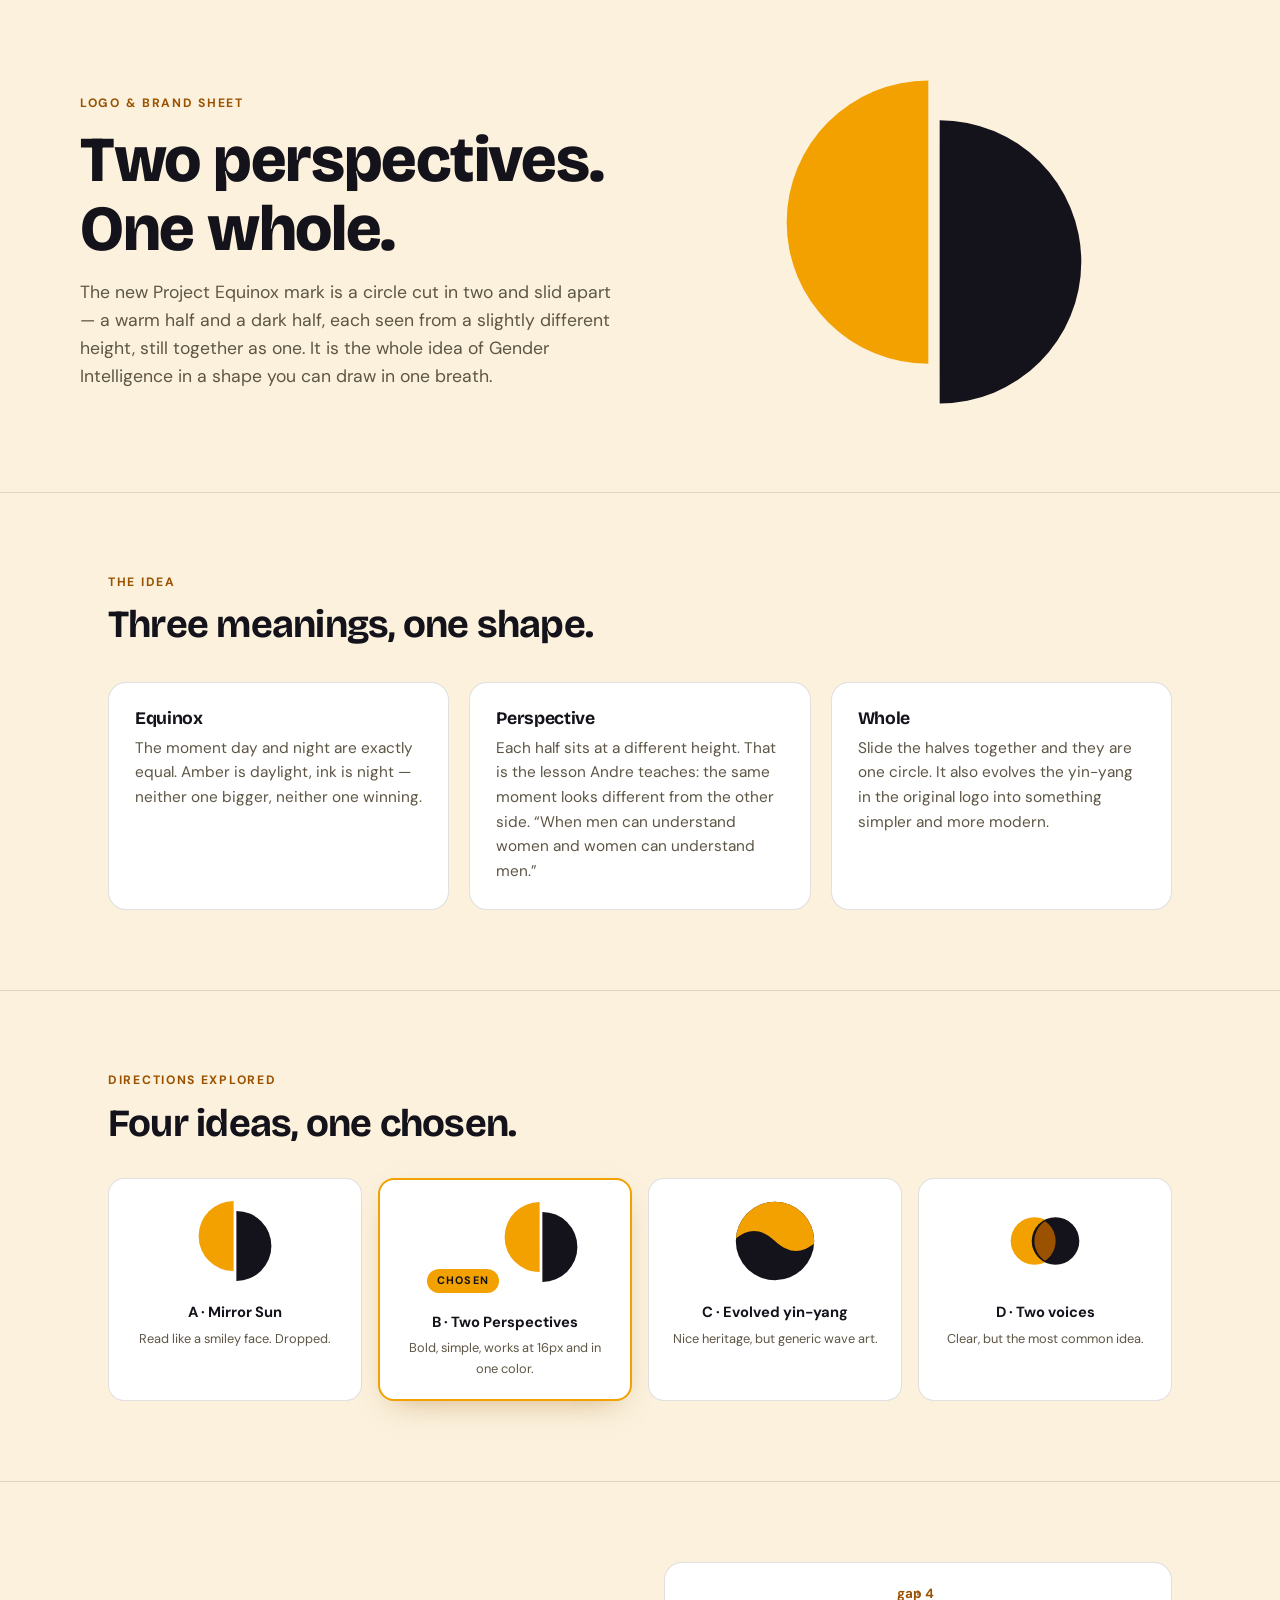
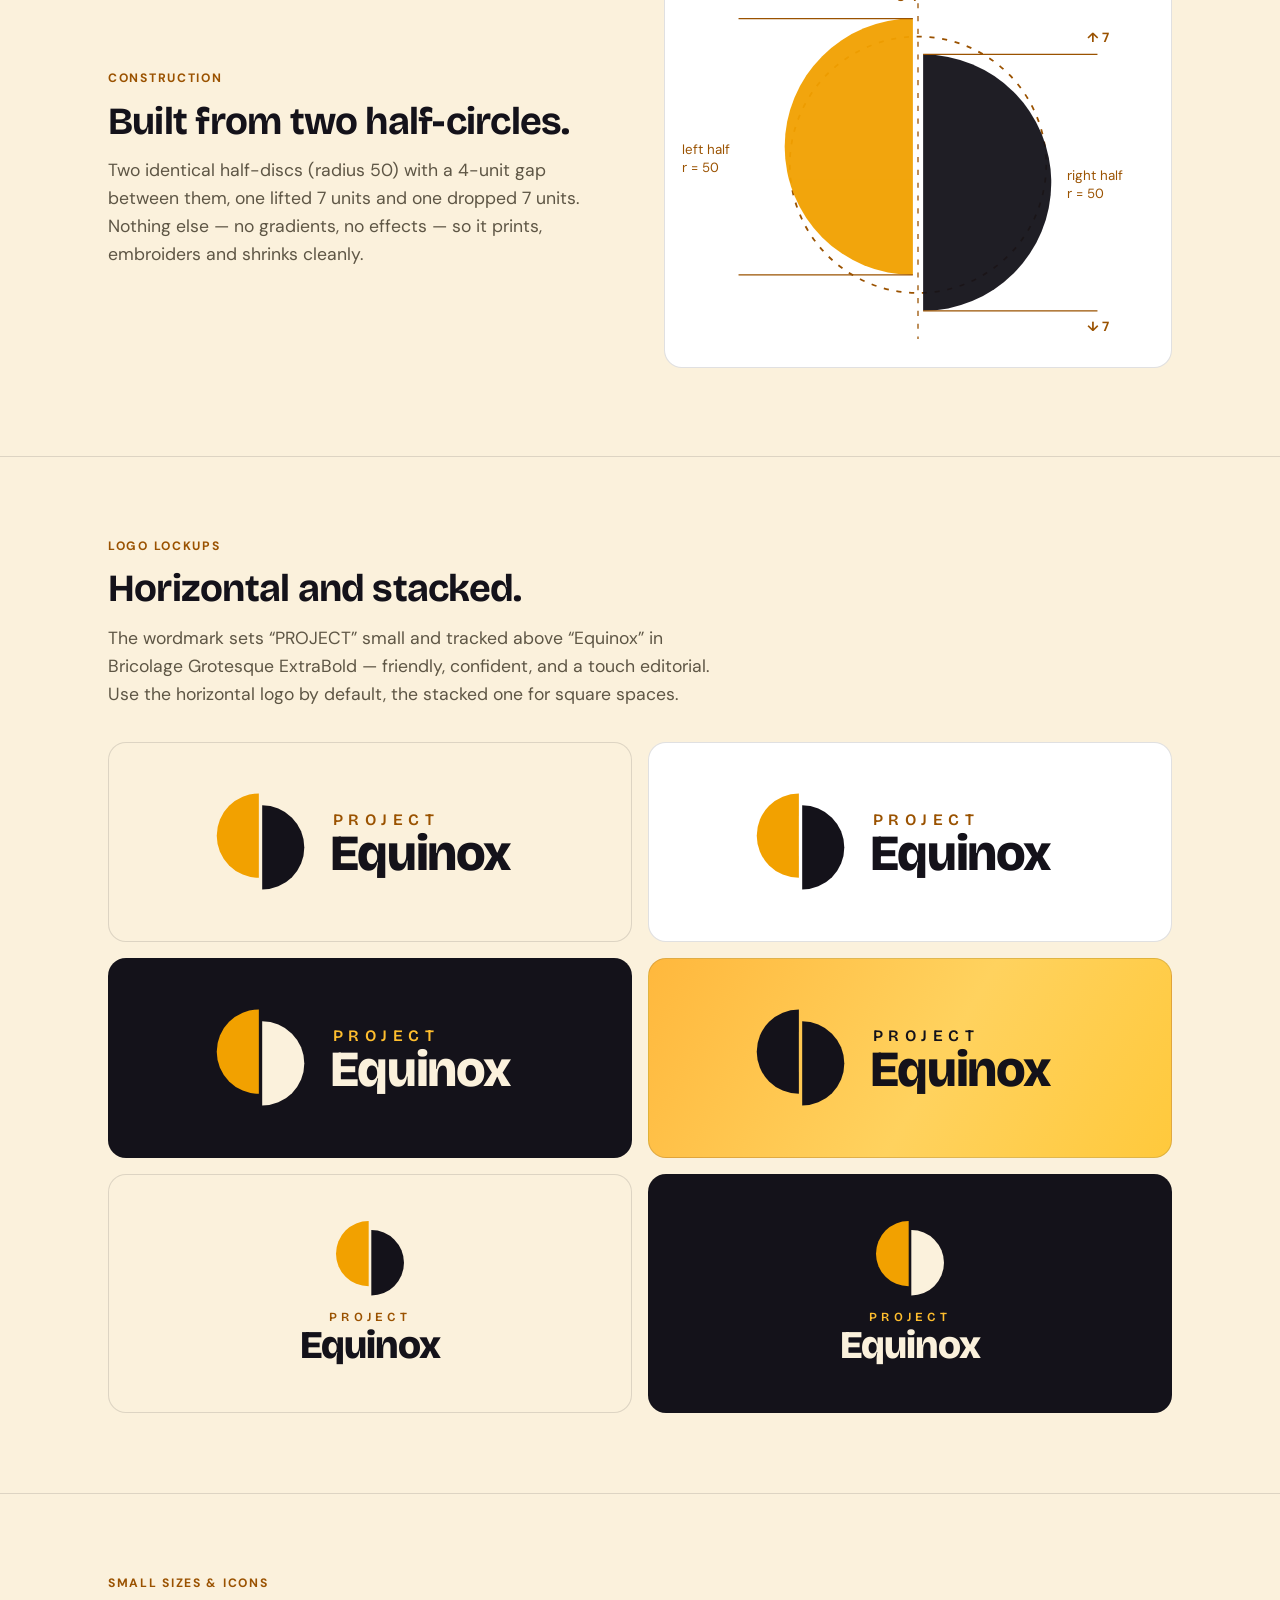
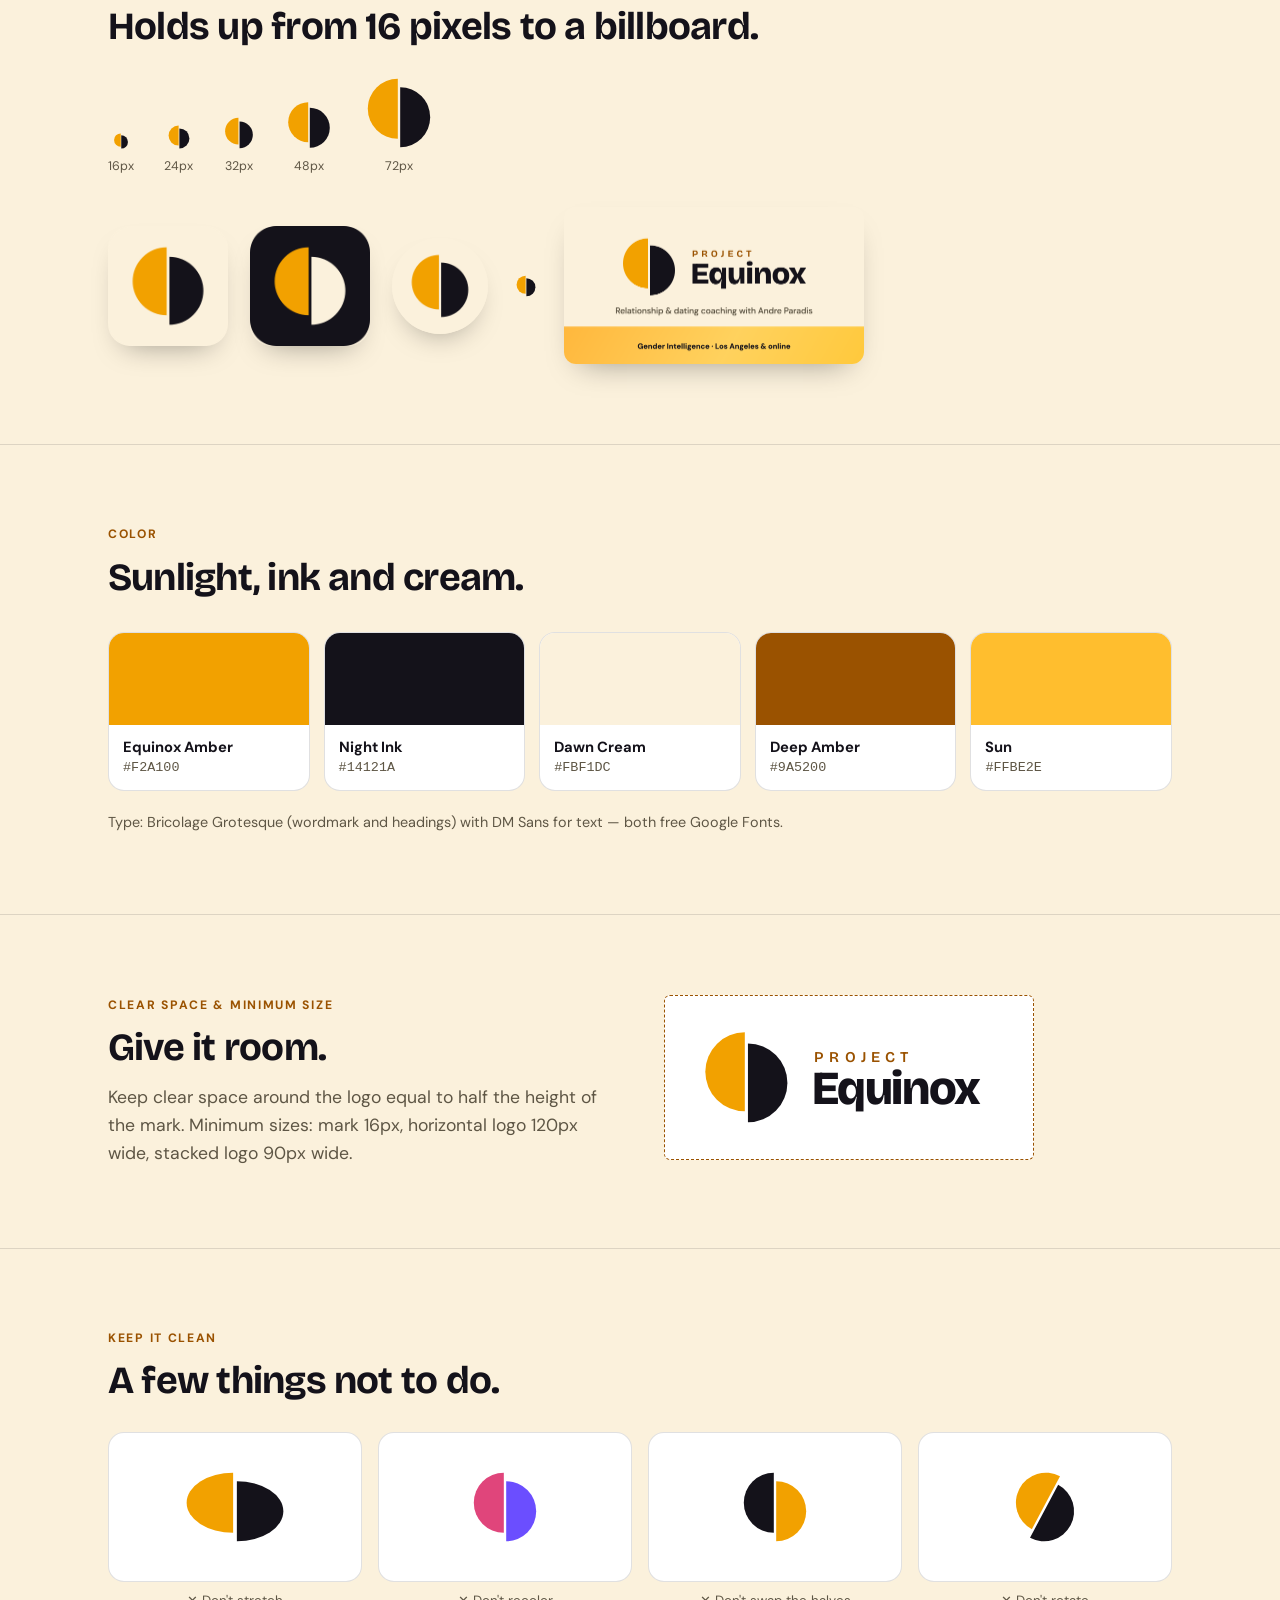
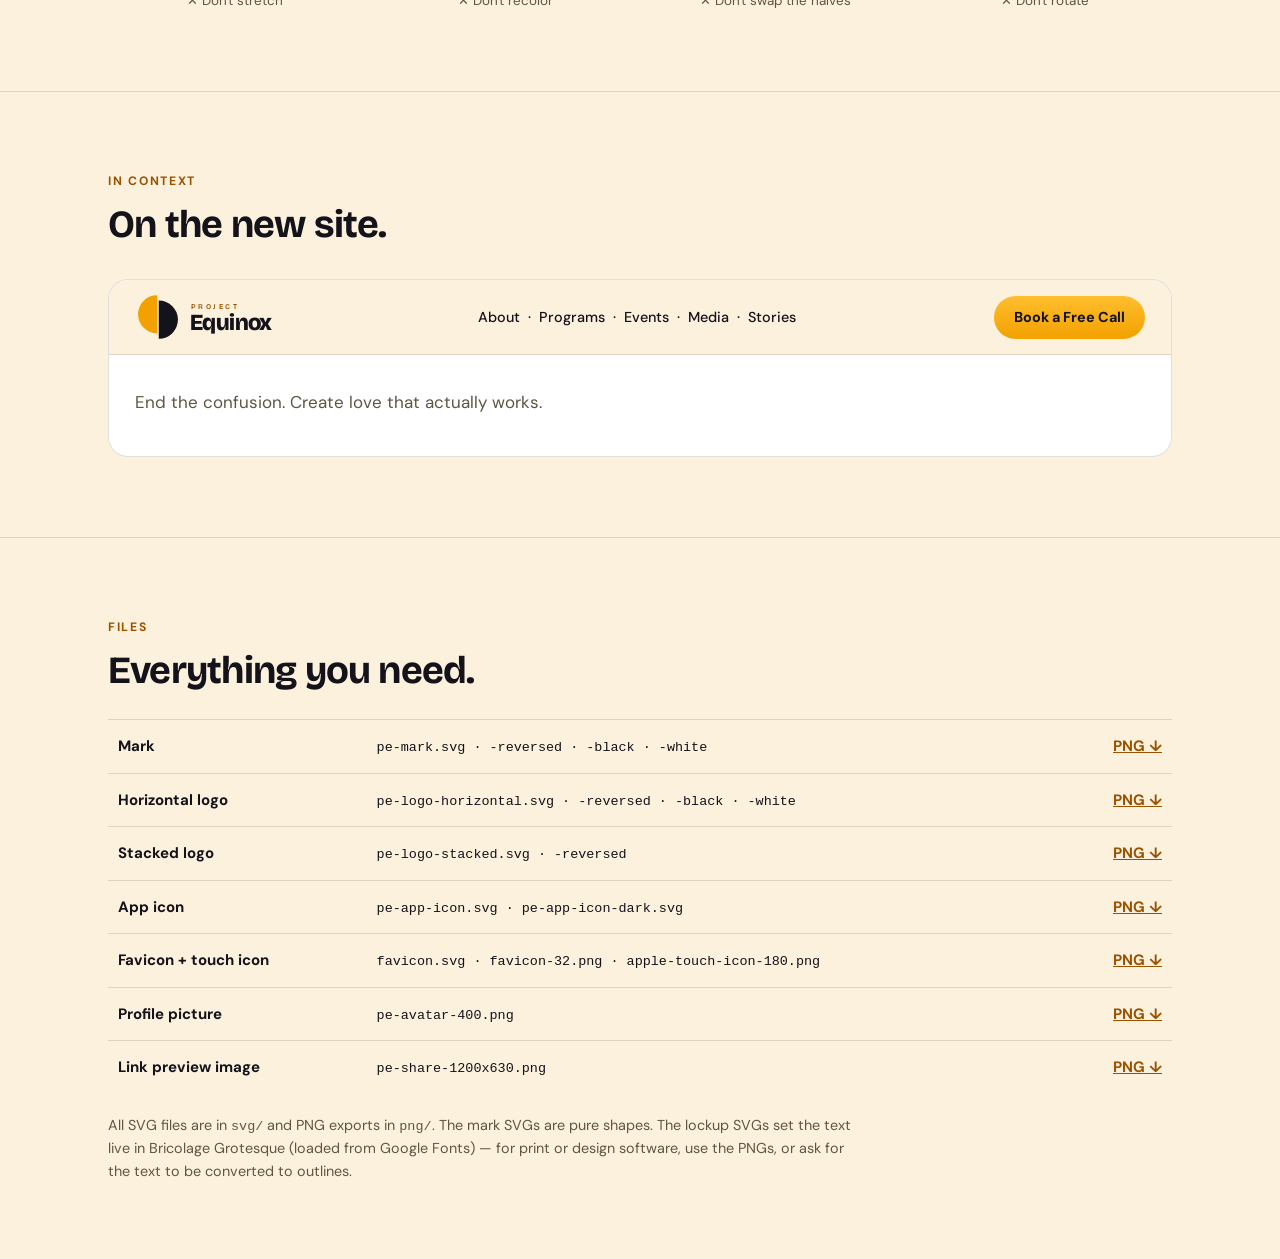
<file: assets/logo/brand-sheet.html>
<!doctype html>
<html lang="en"><head><meta charset="utf-8"><meta name="viewport" content="width=device-width, initial-scale=1">
<title>Project Equinox — Logo &amp; Brand Sheet</title>
<link rel="icon" href="svg/favicon.svg" type="image/svg+xml">
<link rel="stylesheet" href="https://fonts.googleapis.com/css2?family=Bricolage+Grotesque:wght@600;700;800&family=DM+Sans:wght@400;500;700&display=swap">
<style>
:root{--bg:#FBF1DC;--ink:#14121A;--soft:#5E5645;--line:rgba(20,18,26,.13);--amber:#F2A100;--deep:#9A5200;--disp:'Bricolage Grotesque','Helvetica Neue',Arial,sans-serif;--body:'DM Sans','Helvetica Neue',Arial,sans-serif}
*{box-sizing:border-box}body{margin:0;background:var(--bg);color:var(--ink);font:400 17px/1.6 var(--body);-webkit-font-smoothing:antialiased}
.w{max-width:1120px;margin:0 auto;padding:0 28px}h1,h2,h3{font-family:var(--disp);margin:0;letter-spacing:-.02em;line-height:1.08;text-wrap:balance}
h2{font-size:clamp(1.7rem,3.2vw,2.4rem);font-weight:700}h3{font-size:1.1rem;font-weight:700}p{margin:0}
.sec{padding:80px 0;border-top:1px solid var(--line)}.tag{font-size:.76rem;font-weight:700;letter-spacing:.14em;text-transform:uppercase;color:var(--deep);display:block;margin-bottom:12px}
.lede{color:var(--soft);font-size:1.1rem;max-width:620px;margin-top:14px}
.hero{padding:72px 0 80px;display:grid;grid-template-columns:1fr 1fr;gap:56px;align-items:center}
.hero h1{font-size:clamp(2.4rem,5.4vw,4rem);font-weight:800}.hero .big svg{width:min(100%,340px);height:auto;margin:0 auto;display:block}
.three{display:grid;grid-template-columns:repeat(3,1fr);gap:20px;margin-top:36px}.card{background:#fff;border:1px solid var(--line);border-radius:18px;padding:26px}.card p{color:var(--soft);font-size:.96rem;margin-top:8px}
.explore{display:grid;grid-template-columns:repeat(4,1fr);gap:16px;margin-top:34px}.ex{background:#fff;border:1px solid var(--line);border-radius:16px;padding:20px;text-align:center}.ex svg{width:84px;height:84px}.ex b{display:block;margin-top:10px;font-size:.92rem}.ex span{display:block;font-size:.8rem;color:var(--soft);margin-top:4px}.ex.win{border:2px solid var(--amber);box-shadow:0 12px 30px -16px rgba(154,82,0,.5)}.ex.win em{display:inline-block;font-style:normal;font-size:.68rem;font-weight:700;letter-spacing:.1em;text-transform:uppercase;background:var(--amber);padding:3px 10px;border-radius:99px;margin-bottom:8px}
.two{display:grid;grid-template-columns:1fr 1fr;gap:48px;align-items:center}.constr{width:100%;max-width:520px;height:auto;background:#fff;border:1px solid var(--line);border-radius:18px;padding:12px}
.tiles{display:grid;grid-template-columns:1fr 1fr;gap:16px;margin-top:34px}.tile{border-radius:18px;display:flex;align-items:center;justify-content:center;padding:44px 28px;min-height:200px;border:1px solid var(--line)}.tile svg{width:100%;max-width:320px;height:auto}
.t-cream{background:#FBF1DC}.t-white{background:#fff}.t-ink{background:#14121A}.t-amber{background:linear-gradient(120deg,#FFB83D,#FFD25E 55%,#FFC93C)}
.stk svg{max-width:170px}
.p{font:600 19px var(--disp);letter-spacing:6.5px}.e{font:800 60px var(--disp);letter-spacing:-1.5px}
.sizes{display:flex;flex-wrap:wrap;gap:30px;align-items:flex-end;margin-top:30px}.sz{display:flex;flex-direction:column;align-items:center;gap:8px;font-size:.78rem;color:var(--soft)}
.icons{display:flex;flex-wrap:wrap;gap:22px;align-items:center;margin-top:30px}.icons img{border-radius:22px;box-shadow:0 14px 30px -16px rgba(0,0,0,.4)}
.swatches{display:grid;grid-template-columns:repeat(5,1fr);gap:14px;margin-top:34px}.sw{border-radius:16px;overflow:hidden;border:1px solid var(--line);background:#fff}.sw i{display:block;height:92px}.sw div{padding:12px 14px;font-size:.84rem;line-height:1.4}.sw b{display:block;font-size:.92rem}.sw code{color:var(--soft)}
.donts{display:grid;grid-template-columns:repeat(4,1fr);gap:16px;margin-top:30px}.donts figure{margin:0}.dtile{background:#fff;border:1px solid var(--line);border-radius:16px;height:150px;display:grid;place-items:center;overflow:hidden}.dtile svg{width:72px;height:72px}.donts figcaption{font-size:.84rem;color:var(--soft);margin-top:8px;text-align:center}
.clear{position:relative;display:inline-block;padding:34px;border:1.5px dashed var(--deep);border-radius:6px;background:#fff}.clear svg{width:300px;height:auto;display:block}
.ctx{background:#fff;border:1px solid var(--line);border-radius:20px;overflow:hidden;margin-top:34px}.ctx .nav{display:flex;align-items:center;justify-content:space-between;padding:14px 26px;border-bottom:1px solid var(--line);background:var(--bg)}.ctx .nav svg{height:46px;width:auto}.ctx .nav span{font-size:.9rem;font-weight:500}.ctx .nav a{background:linear-gradient(180deg,#FFBE2E,#F2A100);color:var(--ink);font-weight:700;font-size:.9rem;padding:10px 20px;border-radius:99px;text-decoration:none}.ctx .body{padding:34px 26px 40px;color:var(--soft)}
table{width:100%;border-collapse:collapse;margin-top:28px;font-size:.94rem}td{padding:14px 10px;border-top:1px solid var(--line)}td:last-child{text-align:right}code{font-size:.84rem}a{color:var(--deep);font-weight:700}
.note{font-size:.9rem;color:var(--soft);margin-top:20px;max-width:760px}
@media(max-width:860px){.hero,.two{grid-template-columns:1fr}.three{grid-template-columns:1fr}.explore,.donts{grid-template-columns:1fr 1fr}.tiles{grid-template-columns:1fr}.swatches{grid-template-columns:repeat(2,1fr)}.hero{padding-top:40px}.sec{padding:56px 0}}
</style></head><body>

<div class="w hero"><div><span class="tag">Logo &amp; brand sheet</span><h1>Two perspectives.<br>One whole.</h1>
<p class="lede">The new Project Equinox mark is a circle cut in two and slid apart — a warm half and a dark half, each seen from a slightly different height, still together as one. It is the whole idea of Gender Intelligence in a shape you can draw in one breath.</p></div>
<div class="big"><svg viewBox="0 0 120 120" aria-hidden="true" ><path d="M58 3A50 50 0 0 0 58 103Z" fill="#F2A100"/><path d="M62 17A50 50 0 0 1 62 117Z" fill="#14121A"/></svg></div></div>

<section class="sec"><div class="w"><span class="tag">The idea</span><h2>Three meanings, one shape.</h2>
<div class="three">
<div class="card"><h3>Equinox</h3><p>The moment day and night are exactly equal. Amber is daylight, ink is night — neither one bigger, neither one winning.</p></div>
<div class="card"><h3>Perspective</h3><p>Each half sits at a different height. That is the lesson Andre teaches: the same moment looks different from the other side. “When men can understand women and women can understand men.”</p></div>
<div class="card"><h3>Whole</h3><p>Slide the halves together and they are one circle. It also evolves the yin-yang in the original logo into something simpler and more modern.</p></div></div></div></section>

<section class="sec"><div class="w"><span class="tag">Directions explored</span><h2>Four ideas, one chosen.</h2>
<div class="explore">
<div class="ex"><svg viewBox="0 0 120 120" aria-hidden="true" ><path d="M58 3A50 50 0 0 0 58 103Z" fill="#F2A100"/><path d="M62 17A50 50 0 0 1 62 117Z" fill="#14121A"/></svg><b>A · Mirror Sun</b><span>Read like a smiley face. Dropped.</span></div>
<div class="ex win"><em>Chosen</em><svg viewBox="0 0 120 120" aria-hidden="true" ><path d="M58 3A50 50 0 0 0 58 103Z" fill="#F2A100"/><path d="M62 17A50 50 0 0 1 62 117Z" fill="#14121A"/></svg><b>B · Two Perspectives</b><span>Bold, simple, works at 16px and in one color.</span></div>
<div class="ex"><svg viewBox="0 0 120 120"><clipPath id="cc"><circle cx="60" cy="60" r="56"/></clipPath><g clip-path="url(#cc)"><rect width="120" height="120" fill="#14121A"/><path d="M0 0H120V60C100 78 82 80 60 60S20 42 0 60z" fill="#F2A100"/></g></svg><b>C · Evolved yin-yang</b><span>Nice heritage, but generic wave art.</span></div>
<div class="ex"><svg viewBox="0 0 120 120"><circle cx="45" cy="60" r="34" fill="#F2A100"/><circle cx="75" cy="60" r="34" fill="#14121A"/><path d="M60 31.7a34 34 0 0 1 0 56.6a34 34 0 0 1 0-56.6z" fill="#9A5200"/></svg><b>D · Two voices</b><span>Clear, but the most common idea.</span></div></div></div></section>

<section class="sec"><div class="w two"><div><span class="tag">Construction</span><h2>Built from two half-circles.</h2>
<p class="lede">Two identical half-discs (radius 50) with a 4-unit gap between them, one lifted 7 units and one dropped 7 units. Nothing else — no gradients, no effects — so it prints, embroiders and shrinks cleanly.</p></div>
<div><svg viewBox="-34 -14 188 148" class="constr" aria-label="Construction of the mark">
<circle cx="60" cy="60" r="50" fill="none" stroke="#9A5200" stroke-width=".7" stroke-dasharray="2 3"/>
<line x1="60" y1="-8" x2="60" y2="128" stroke="#9A5200" stroke-width=".5" stroke-dasharray="2 3"/>
<g opacity=".95"><path d="M58 3A50 50 0 0 0 58 103Z" fill="#F2A100"/><path d="M62 17A50 50 0 0 1 62 117Z" fill="#14121A"/></g>
<g stroke="#9A5200" stroke-width=".5"><line x1="-10" y1="3" x2="58" y2="3"/><line x1="-10" y1="103" x2="58" y2="103"/><line x1="62" y1="17" x2="130" y2="17"/><line x1="62" y1="117" x2="130" y2="117"/></g>
<g font-family="DM Sans,Helvetica,Arial,sans-serif" font-size="5.2" fill="#9A5200">
 <text x="-32" y="56">left half</text><text x="-32" y="63">r = 50</text>
 <text x="118" y="66">right half</text><text x="118" y="73">r = 50</text>
 <text x="126" y="12" font-weight="700">↑ 7</text><text x="126" y="125" font-weight="700">↓ 7</text>
 <text x="52" y="-5" font-weight="700">gap 4</text></g></svg></div></div></section>

<section class="sec"><div class="w"><span class="tag">Logo lockups</span><h2>Horizontal and stacked.</h2>
<p class="lede">The wordmark sets “PROJECT” small and tracked above “Equinox” in Bricolage Grotesque ExtraBold — friendly, confident, and a touch editorial. Use the horizontal logo by default, the stacked one for square spaces.</p>
<div class="tiles">
<div class="tile t-cream"><svg xmlns="http://www.w3.org/2000/svg" viewBox="0 0 380 120" role="img" aria-label="Project Equinox"><title>Project Equinox</title><path d="M58 3A50 50 0 0 0 58 103Z" fill="#F2A100"/><path d="M62 17A50 50 0 0 1 62 117Z" fill="#14121A"/><text class="p" x="146" y="40" fill="#9A5200">PROJECT</text><text class="e" x="143" y="94" fill="#14121A">Equinox</text></svg></div><div class="tile t-white"><svg xmlns="http://www.w3.org/2000/svg" viewBox="0 0 380 120" role="img" aria-label="Project Equinox"><title>Project Equinox</title><path d="M58 3A50 50 0 0 0 58 103Z" fill="#F2A100"/><path d="M62 17A50 50 0 0 1 62 117Z" fill="#14121A"/><text class="p" x="146" y="40" fill="#9A5200">PROJECT</text><text class="e" x="143" y="94" fill="#14121A">Equinox</text></svg></div>
<div class="tile t-ink"><svg xmlns="http://www.w3.org/2000/svg" viewBox="0 0 380 120" role="img" aria-label="Project Equinox"><title>Project Equinox</title><path d="M58 3A50 50 0 0 0 58 103Z" fill="#F2A100"/><path d="M62 17A50 50 0 0 1 62 117Z" fill="#FBF1DC"/><text class="p" x="146" y="40" fill="#FFBE2E">PROJECT</text><text class="e" x="143" y="94" fill="#FBF1DC">Equinox</text></svg></div><div class="tile t-amber"><svg xmlns="http://www.w3.org/2000/svg" viewBox="0 0 380 120" role="img" aria-label="Project Equinox"><title>Project Equinox</title><path d="M58 3A50 50 0 0 0 58 103Z" fill="#14121A"/><path d="M62 17A50 50 0 0 1 62 117Z" fill="#14121A"/><text class="p" x="146" y="40" fill="#14121A">PROJECT</text><text class="e" x="143" y="94" fill="#14121A">Equinox</text></svg></div>
<div class="tile t-cream stk"><svg xmlns="http://www.w3.org/2000/svg" viewBox="0 0 260 228" role="img" aria-label="Project Equinox"><title>Project Equinox</title><g transform="translate(70 0)"><path d="M58 3A50 50 0 0 0 58 103Z" fill="#F2A100"/><path d="M62 17A50 50 0 0 1 62 117Z" fill="#14121A"/></g><text class="p" x="130" y="156" fill="#9A5200" text-anchor="middle" style="letter-spacing:6.5px">PROJECT</text><text class="e" x="130" y="212" fill="#14121A" text-anchor="middle">Equinox</text></svg></div><div class="tile t-ink stk"><svg xmlns="http://www.w3.org/2000/svg" viewBox="0 0 260 228" role="img" aria-label="Project Equinox"><title>Project Equinox</title><g transform="translate(70 0)"><path d="M58 3A50 50 0 0 0 58 103Z" fill="#F2A100"/><path d="M62 17A50 50 0 0 1 62 117Z" fill="#FBF1DC"/></g><text class="p" x="130" y="156" fill="#FFBE2E" text-anchor="middle" style="letter-spacing:6.5px">PROJECT</text><text class="e" x="130" y="212" fill="#FBF1DC" text-anchor="middle">Equinox</text></svg></div></div></div></section>

<section class="sec"><div class="w"><span class="tag">Small sizes &amp; icons</span><h2>Holds up from 16 pixels to a billboard.</h2>
<div class="sizes"><div class="sz"><svg style="width:16px;height:16px" viewBox="0 0 120 120" aria-hidden="true" ><path d="M58 3A50 50 0 0 0 58 103Z" fill="#F2A100"/><path d="M62 17A50 50 0 0 1 62 117Z" fill="#14121A"/></svg><span>16px</span></div><div class="sz"><svg style="width:24px;height:24px" viewBox="0 0 120 120" aria-hidden="true" ><path d="M58 3A50 50 0 0 0 58 103Z" fill="#F2A100"/><path d="M62 17A50 50 0 0 1 62 117Z" fill="#14121A"/></svg><span>24px</span></div><div class="sz"><svg style="width:32px;height:32px" viewBox="0 0 120 120" aria-hidden="true" ><path d="M58 3A50 50 0 0 0 58 103Z" fill="#F2A100"/><path d="M62 17A50 50 0 0 1 62 117Z" fill="#14121A"/></svg><span>32px</span></div><div class="sz"><svg style="width:48px;height:48px" viewBox="0 0 120 120" aria-hidden="true" ><path d="M58 3A50 50 0 0 0 58 103Z" fill="#F2A100"/><path d="M62 17A50 50 0 0 1 62 117Z" fill="#14121A"/></svg><span>48px</span></div><div class="sz"><svg style="width:72px;height:72px" viewBox="0 0 120 120" aria-hidden="true" ><path d="M58 3A50 50 0 0 0 58 103Z" fill="#F2A100"/><path d="M62 17A50 50 0 0 1 62 117Z" fill="#14121A"/></svg><span>72px</span></div></div>
<div class="icons"><img src="png/pe-app-icon-512.png" width="120" height="120" alt="App icon, light"><img src="png/pe-app-icon-dark-512.png" width="120" height="120" alt="App icon, dark"><img src="png/pe-avatar-400.png" width="96" height="96" alt="Profile picture" style="border-radius:50%"><img src="png/favicon-32.png" width="32" height="32" alt="Favicon" style="border-radius:8px"><img src="png/pe-share-1200x630.png" width="300" alt="Link preview image" style="border-radius:12px"></div></div></section>

<section class="sec"><div class="w"><span class="tag">Color</span><h2>Sunlight, ink and cream.</h2>
<div class="swatches">
<div class="sw"><i style="background:#F2A100"></i><div><b>Equinox Amber</b><code>#F2A100</code></div></div>
<div class="sw"><i style="background:#14121A"></i><div><b>Night Ink</b><code>#14121A</code></div></div>
<div class="sw"><i style="background:#FBF1DC"></i><div><b>Dawn Cream</b><code>#FBF1DC</code></div></div>
<div class="sw"><i style="background:#9A5200"></i><div><b>Deep Amber</b><code>#9A5200</code></div></div>
<div class="sw"><i style="background:#FFBE2E"></i><div><b>Sun</b><code>#FFBE2E</code></div></div></div>
<p class="note">Type: Bricolage Grotesque (wordmark and headings) with DM Sans for text — both free Google Fonts.</p></div></section>

<section class="sec"><div class="w two"><div><span class="tag">Clear space &amp; minimum size</span><h2>Give it room.</h2>
<p class="lede">Keep clear space around the logo equal to half the height of the mark. Minimum sizes: mark 16px, horizontal logo 120px wide, stacked logo 90px wide.</p></div>
<div><div class="clear"><svg xmlns="http://www.w3.org/2000/svg" viewBox="0 0 380 120" role="img" aria-label="Project Equinox"><title>Project Equinox</title><path d="M58 3A50 50 0 0 0 58 103Z" fill="#F2A100"/><path d="M62 17A50 50 0 0 1 62 117Z" fill="#14121A"/><text class="p" x="146" y="40" fill="#9A5200">PROJECT</text><text class="e" x="143" y="94" fill="#14121A">Equinox</text></svg></div></div></div></section>

<section class="sec"><div class="w"><span class="tag">Keep it clean</span><h2>A few things not to do.</h2><div class="donts"><figure><div class="dtile"><svg viewBox="0 0 120 120" aria-hidden="true" style="transform:scaleX(1.55)"><path d="M58 3A50 50 0 0 0 58 103Z" fill="#F2A100"/><path d="M62 17A50 50 0 0 1 62 117Z" fill="#14121A"/></svg></div><figcaption>✕ Don't stretch</figcaption></figure><figure><div class="dtile"><svg viewBox="0 0 120 120" aria-hidden="true" ><path d="M58 3A50 50 0 0 0 58 103Z" fill="#E0457B"/><path d="M62 17A50 50 0 0 1 62 117Z" fill="#6B4EFF"/></svg></div><figcaption>✕ Don't recolor</figcaption></figure><figure><div class="dtile"><svg viewBox="0 0 120 120" aria-hidden="true" ><path d="M58 3A50 50 0 0 0 58 103Z" fill="#14121A"/><path d="M62 17A50 50 0 0 1 62 117Z" fill="#F2A100"/></svg></div><figcaption>✕ Don't swap the halves</figcaption></figure><figure><div class="dtile"><svg viewBox="0 0 120 120" aria-hidden="true" style="transform:rotate(28deg)"><path d="M58 3A50 50 0 0 0 58 103Z" fill="#F2A100"/><path d="M62 17A50 50 0 0 1 62 117Z" fill="#14121A"/></svg></div><figcaption>✕ Don't rotate</figcaption></figure></div></div></section>

<section class="sec"><div class="w"><span class="tag">In context</span><h2>On the new site.</h2>
<div class="ctx"><div class="nav"><svg xmlns="http://www.w3.org/2000/svg" viewBox="0 0 380 120" role="img" aria-label="Project Equinox"><title>Project Equinox</title><path d="M58 3A50 50 0 0 0 58 103Z" fill="#F2A100"/><path d="M62 17A50 50 0 0 1 62 117Z" fill="#14121A"/><text class="p" x="146" y="40" fill="#9A5200">PROJECT</text><text class="e" x="143" y="94" fill="#14121A">Equinox</text></svg><span>About &nbsp;·&nbsp; Programs &nbsp;·&nbsp; Events &nbsp;·&nbsp; Media &nbsp;·&nbsp; Stories</span><a href="#">Book a Free Call</a></div>
<div class="body">End the confusion. Create love that actually works.</div></div></div></section>

<section class="sec"><div class="w"><span class="tag">Files</span><h2>Everything you need.</h2>
<table><tr><td><b>Mark</b></td><td><code>pe-mark.svg · -reversed · -black · -white</code></td><td><a href="png/pe-mark-1024.png" download>PNG ↓</a></td></tr><tr><td><b>Horizontal logo</b></td><td><code>pe-logo-horizontal.svg · -reversed · -black · -white</code></td><td><a href="png/pe-logo-horizontal-1520x480.png" download>PNG ↓</a></td></tr><tr><td><b>Stacked logo</b></td><td><code>pe-logo-stacked.svg · -reversed</code></td><td><a href="png/pe-logo-stacked-1040x912.png" download>PNG ↓</a></td></tr><tr><td><b>App icon</b></td><td><code>pe-app-icon.svg · pe-app-icon-dark.svg</code></td><td><a href="png/pe-app-icon-512.png" download>PNG ↓</a></td></tr><tr><td><b>Favicon + touch icon</b></td><td><code>favicon.svg · favicon-32.png · apple-touch-icon-180.png</code></td><td><a href="png/favicon-32.png" download>PNG ↓</a></td></tr><tr><td><b>Profile picture</b></td><td><code>pe-avatar-400.png</code></td><td><a href="png/pe-avatar-400.png" download>PNG ↓</a></td></tr><tr><td><b>Link preview image</b></td><td><code>pe-share-1200x630.png</code></td><td><a href="png/pe-share-1200x630.png" download>PNG ↓</a></td></tr></table>
<p class="note">All SVG files are in <code>svg/</code> and PNG exports in <code>png/</code>. The mark SVGs are pure shapes. The lockup SVGs set the text live in Bricolage Grotesque (loaded from Google Fonts) — for print or design software, use the PNGs, or ask for the text to be converted to outlines.</p></div></section>
</body></html>
</file>
<file: assets/styles.css>
/* Project Equinox — Remake
   Design system: warm cream ground, amber actions, ink text.
   Inspired by 2030 concepts 9 (clean cards, tags) and 10 (cream-yellow + amber). */

:root{
  --bg:#FBF1DC;
  --bg-2:#F5E6C2;
  --card:rgba(255,255,255,.86);
  --ink:#14121A;
  --ink-soft:#5E5645;
  --line:rgba(20,18,26,.13);
  --amber:#F2A100;
  --amber-hi:#FFBE2E;
  --amber-deep:#9A5200;
  --dark:#1B1710;
  --dark-soft:#B9AE96;
  --display:'Bricolage Grotesque','Helvetica Neue',Arial,sans-serif;
  --body:'DM Sans','Helvetica Neue',Arial,sans-serif;
  --r:20px;
  --shadow:0 1px 2px rgba(60,40,0,.05),0 14px 30px -18px rgba(90,60,0,.35);
}
*{box-sizing:border-box;}
html{scroll-behavior:smooth;}
body{margin:0;background:var(--bg);color:var(--ink);font-family:var(--body);font-size:17px;line-height:1.6;-webkit-font-smoothing:antialiased;}
img{max-width:100%;display:block;}
a{color:inherit;}
h1,h2,h3,h4{font-family:var(--display);margin:0;text-wrap:balance;line-height:1.1;letter-spacing:-.01em;}
h1{font-size:clamp(2.3rem,5.2vw,3.7rem);font-weight:800;}
h2{font-size:clamp(1.7rem,3.2vw,2.5rem);font-weight:700;}
h3{font-size:1.2rem;font-weight:700;line-height:1.25;}
p{margin:0;}
::selection{background:var(--amber);color:var(--ink);}
:focus-visible{outline:3px solid var(--ink);outline-offset:3px;border-radius:6px;}
.skip{position:absolute;left:-999px;top:8px;background:var(--ink);color:#fff;padding:10px 16px;border-radius:8px;z-index:100;}
.skip:focus{left:8px;}

.container{max-width:1160px;margin:0 auto;padding:0 28px;}
.narrow{max-width:760px;}
.section{padding:88px 0;}
.section.tint{background:var(--bg-2);}
.section.dark{background:var(--dark);color:#F7EFD9;}
.section.dark .eyebrow{color:var(--amber-hi);}
.section.dark .lede{color:var(--dark-soft);}
.section-head{max-width:680px;margin-bottom:44px;}
.section-head.center{margin-left:auto;margin-right:auto;text-align:center;}
.eyebrow{font-size:.78rem;font-weight:700;letter-spacing:.14em;text-transform:uppercase;color:var(--amber-deep);margin-bottom:14px;display:block;}
.lede{font-size:1.15rem;color:var(--ink-soft);margin-top:16px;max-width:620px;}
.section-head.center .lede{margin-left:auto;margin-right:auto;}

/* buttons */
.btn{display:inline-flex;align-items:center;justify-content:center;gap:8px;font-family:var(--body);font-weight:700;font-size:.98rem;text-decoration:none;cursor:pointer;border:0;border-radius:999px;padding:14px 26px;background:linear-gradient(180deg,var(--amber-hi),var(--amber));color:var(--ink);box-shadow:0 8px 20px -10px rgba(154,82,0,.65),inset 0 1px 0 rgba(255,255,255,.5);transition:transform .15s ease,filter .15s ease;}
.btn:hover{transform:translateY(-1px);filter:brightness(1.04);}
.btn-lg{padding:17px 32px;font-size:1.05rem;}
.btn-ghost{background:transparent;box-shadow:none;border:1.5px solid var(--ink);}
.btn-ghost:hover{background:var(--ink);color:var(--bg);filter:none;}
.btn-dark{background:var(--ink);color:var(--bg);box-shadow:none;}
.section.dark .btn-ghost{border-color:#F7EFD9;color:#F7EFD9;}
.section.dark .btn-ghost:hover{background:#F7EFD9;color:var(--dark);}
.link{font-weight:700;text-decoration:none;color:var(--amber-deep);border-bottom:2px solid rgba(154,82,0,.3);}
.link:hover{border-bottom-color:var(--amber-deep);}
.cta-row{display:flex;flex-wrap:wrap;gap:14px;align-items:center;}

/* header */
.site-header{position:sticky;top:0;z-index:50;background:rgba(251,241,220,.88);backdrop-filter:blur(12px);border-bottom:1px solid var(--line);}
.nav{display:flex;align-items:center;justify-content:space-between;gap:20px;height:72px;}
.brand{display:flex;align-items:center;gap:12px;text-decoration:none;font-family:var(--display);font-weight:800;font-size:1.1rem;line-height:1.1;}
.brand small{display:block;font-family:var(--body);font-weight:500;font-size:.72rem;color:var(--ink-soft);letter-spacing:.02em;margin-top:2px;}
.pe-mark{width:42px;height:42px;flex:none;color:var(--ink);}
.wm{display:flex;flex-direction:column;gap:3px;}
.wm-top{font-family:var(--body);font-weight:700;font-size:.62rem;letter-spacing:.34em;text-transform:uppercase;color:var(--amber-deep);line-height:1;padding-left:1px;}
.wm-main{font-family:var(--display);font-weight:800;font-size:1.55rem;letter-spacing:-.03em;line-height:.95;color:var(--ink);}
.foot-logo{color:#F7EFD9;margin-bottom:6px;}
.foot-logo .pe-mark{color:#FBF1DC;width:46px;height:46px;}
.foot-logo .wm-top{color:var(--amber-hi);}
.foot-logo .wm-main{color:#FBF1DC;font-size:1.7rem;}
.nav-links{display:flex;gap:6px;list-style:none;margin:0;padding:0;}
.nav-links a{display:block;text-decoration:none;font-weight:600;font-size:.95rem;padding:9px 14px;border-radius:999px;}
.nav-links a:hover{background:rgba(20,18,26,.07);}
.nav-links a[aria-current="page"]{background:var(--ink);color:var(--bg);}
.nav-cta{display:flex;align-items:center;gap:12px;}
.menu-btn{display:none;background:none;border:1.5px solid var(--ink);border-radius:999px;padding:9px 16px;font-weight:700;font-family:var(--body);font-size:.9rem;cursor:pointer;color:var(--ink);}
@media (max-width:980px){
  .menu-btn{display:block;}
  .nav-links{position:absolute;left:0;right:0;top:72px;flex-direction:column;background:var(--bg);border-bottom:1px solid var(--line);padding:12px 20px 20px;display:none;gap:2px;}
  .nav-links.open{display:flex;}
  .nav-links a{padding:13px 14px;font-size:1.05rem;}
  .nav-cta .btn{display:none;}
}

/* hero */
.hero{padding:56px 0 76px;}
.hero-grid{display:grid;grid-template-columns:1.1fr .9fr;gap:0 60px;align-items:center;grid-template-areas:"copy photo" "creds photo";}
.hero-copy{grid-area:copy;align-self:end;}
.creds{grid-area:creds;align-self:start;}
.hero-photo{grid-area:photo;}
.hero h1{margin-top:6px;}
.hero .sub{font-size:1.2rem;color:var(--ink-soft);margin-top:22px;max-width:540px;}
.hero .cta-row{margin-top:32px;}
.hero-photo{position:relative;aspect-ratio:4/5;max-width:460px;width:100%;justify-self:center;border-radius:220px 220px 28px 28px;overflow:hidden;box-shadow:var(--shadow);background:#EFE6DC;}
.hero-photo img{width:100%;height:100%;object-fit:cover;object-position:0% 50%;}
.hero-photo::after{content:"";position:absolute;inset:0;background:linear-gradient(160deg,rgba(255,197,92,.26),rgba(255,160,40,.10));mix-blend-mode:multiply;}
.creds{display:flex;flex-wrap:wrap;gap:8px;list-style:none;padding:0;margin:30px 0 0;}
.creds li{font-size:.82rem;font-weight:600;padding:7px 13px;border-radius:999px;background:rgba(255,255,255,.7);border:1px solid var(--line);}
@media (max-width:900px){.hero-grid{grid-template-columns:1fr;grid-template-areas:"copy" "photo" "creds";gap:0;}.hero-photo{max-width:380px;margin:36px auto 0;}}

/* page hero (inner pages) */
.page-hero{padding:64px 0 56px;border-bottom:1px solid var(--line);}
.page-hero h1{font-size:clamp(2.1rem,4.6vw,3.2rem);}
.page-hero .lede{margin-top:18px;}
.page-hero-grid{display:grid;grid-template-columns:1.2fr .8fr;gap:56px;align-items:center;}
.page-hero .portrait{aspect-ratio:3/4;max-width:340px;border-radius:200px 200px 24px 24px;overflow:hidden;box-shadow:var(--shadow);justify-self:center;width:100%;}
.page-hero .portrait img{width:100%;height:100%;object-fit:cover;}
@media (max-width:860px){.page-hero-grid{grid-template-columns:1fr;gap:32px;}}

/* press strip */
.strip{padding:30px 0;border-bottom:1px solid var(--line);}
.strip-inner{display:flex;flex-wrap:wrap;align-items:center;gap:10px 30px;}
.strip-label{font-size:.76rem;font-weight:700;letter-spacing:.14em;text-transform:uppercase;color:var(--amber-deep);}
.strip ul{display:flex;flex-wrap:wrap;gap:8px 26px;list-style:none;padding:0;margin:0;font-family:var(--display);font-weight:600;font-size:1rem;color:var(--ink-soft);}

/* thoughts */
.thoughts{display:flex;flex-wrap:wrap;gap:12px;margin-top:30px;}
.thought{background:#fff;border:1px solid var(--line);border-radius:22px 22px 22px 6px;padding:13px 20px;font-size:1.02rem;font-weight:500;box-shadow:var(--shadow);}
.thought:nth-child(even){border-radius:22px 22px 6px 22px;background:#FFF6DC;}
.thought-answer{margin-top:44px;padding:30px 32px;border-radius:var(--r);background:var(--ink);color:#F7EFD9;max-width:820px;}
.thought-answer strong{color:var(--amber-hi);}

/* steps */
.steps{display:grid;grid-template-columns:repeat(3,1fr);gap:28px;counter-reset:s;}
.step{padding:30px;border-radius:var(--r);background:var(--card);border:1px solid var(--line);box-shadow:var(--shadow);}
.step-n{font-family:var(--display);font-weight:800;font-size:2.4rem;color:var(--amber);line-height:1;}
.step h3{margin:14px 0 10px;}
.step p{color:var(--ink-soft);font-size:.98rem;}
@media (max-width:860px){.steps{grid-template-columns:1fr;}}

/* stories */
.story-grid{display:grid;grid-template-columns:repeat(3,1fr);gap:24px;}
.story{background:var(--card);border:1px solid var(--line);border-radius:var(--r);padding:28px;box-shadow:var(--shadow);display:flex;flex-direction:column;gap:18px;}
.story-top{display:flex;align-items:center;gap:14px;}
.story-top img{width:56px;height:56px;border-radius:50%;object-fit:cover;}
.story-top .avatar{width:56px;height:56px;border-radius:50%;background:linear-gradient(180deg,var(--amber-hi),var(--amber));display:flex;align-items:center;justify-content:center;flex:none;font-family:var(--display);font-weight:800;font-size:1.35rem;line-height:1;color:var(--ink);}
.story-top b{font-family:var(--display);font-size:1.1rem;}
.story-top span{display:block;font-size:.8rem;color:var(--ink-soft);}
.story p{font-size:.98rem;color:#2d2924;}
.story .tag{align-self:flex-start;}
@media (max-width:960px){.story-grid{grid-template-columns:1fr;}}
.tag{display:inline-block;font-size:.72rem;font-weight:700;letter-spacing:.06em;text-transform:uppercase;padding:5px 11px;border-radius:999px;background:rgba(154,82,0,.1);color:var(--amber-deep);}

/* program cards */
.group-grid{display:grid;grid-template-columns:repeat(3,1fr);gap:24px;}
.group{background:var(--card);border:1px solid var(--line);border-radius:var(--r);padding:30px;box-shadow:var(--shadow);display:flex;flex-direction:column;gap:12px;}
.group p{color:var(--ink-soft);font-size:.98rem;}
.group .meta{margin-top:auto;font-size:.82rem;font-weight:700;color:var(--amber-deep);letter-spacing:.04em;text-transform:uppercase;}
@media (max-width:960px){.group-grid{grid-template-columns:1fr;}}
.program-grid{display:grid;grid-template-columns:repeat(3,1fr);gap:22px;}
.program{background:var(--card);border:1px solid var(--line);border-radius:var(--r);padding:28px;display:flex;flex-direction:column;gap:12px;box-shadow:var(--shadow);}
.program.feature{background:var(--ink);color:#F7EFD9;}
.program.feature .tag{background:rgba(255,190,46,.2);color:var(--amber-hi);}
.program.feature p,.program.feature li{color:var(--dark-soft);}
.program ul{list-style:none;padding:0;margin:4px 0 0;display:flex;flex-direction:column;gap:6px;font-size:.92rem;color:var(--ink-soft);}
.program li::before{content:"✓";color:var(--amber-deep);font-weight:800;margin-right:9px;}
.program.feature li::before{color:var(--amber-hi);}
@media (max-width:960px){.program-grid{grid-template-columns:1fr;}}

/* resources */
.res-grid{display:grid;grid-template-columns:repeat(2,1fr);gap:24px;}
.res{display:grid;grid-template-columns:130px 1fr;gap:24px;align-items:center;background:var(--card);border:1px solid var(--line);border-radius:var(--r);padding:24px;box-shadow:var(--shadow);}
.res img{width:130px;border-radius:8px;box-shadow:0 10px 24px -12px rgba(0,0,0,.5);}
.res h3{margin:8px 0 8px;}
.res p{font-size:.94rem;color:var(--ink-soft);margin-bottom:14px;}
@media (max-width:900px){.res-grid{grid-template-columns:1fr;}}
@media (max-width:480px){.res{grid-template-columns:1fr;}.res img{width:110px;}}
.workshop{display:grid;grid-template-columns:1fr 1fr;gap:40px;align-items:center;}
.workshop video{width:100%;border-radius:var(--r);background:#000;box-shadow:var(--shadow);}
@media (max-width:860px){.workshop{grid-template-columns:1fr;}}

/* event banner */
.event{display:grid;grid-template-columns:1.2fr .8fr;gap:48px;align-items:center;}
.event-card{background:rgba(255,255,255,.07);border:1px solid rgba(255,255,255,.16);border-radius:var(--r);padding:30px;}
.event-card dl{margin:0;display:grid;gap:16px;}
.event-card dt{font-size:.72rem;letter-spacing:.12em;text-transform:uppercase;color:var(--amber-hi);font-weight:700;}
.event-card dd{margin:2px 0 0;font-size:1.05rem;}
@media (max-width:860px){.event{grid-template-columns:1fr;}}

/* tiles */
.tile-grid{display:grid;grid-template-columns:repeat(3,1fr);gap:24px;}
.tile{background:var(--card);border:1px solid var(--line);border-radius:var(--r);overflow:hidden;box-shadow:var(--shadow);text-decoration:none;display:flex;flex-direction:column;transition:transform .15s;}
.tile:hover{transform:translateY(-3px);}
.tile-img{aspect-ratio:16/10;background:var(--bg-2);overflow:hidden;}
.tile-img img{width:100%;height:100%;object-fit:cover;}
.tile-body{padding:24px;display:flex;flex-direction:column;gap:10px;flex:1;}
.tile-body p{color:var(--ink-soft);font-size:.96rem;}
.tile-body .arrow{margin-top:auto;font-weight:700;color:var(--amber-deep);}
@media (max-width:960px){.tile-grid{grid-template-columns:1fr;}}

/* media preview + lists */
.media-cols{display:grid;grid-template-columns:repeat(3,1fr);gap:36px;}
.media-col h3{margin-bottom:16px;font-size:1.05rem;}
.list{list-style:none;margin:0;padding:0;display:flex;flex-direction:column;}
.list li a{display:block;text-decoration:none;padding:14px 0;border-top:1px solid var(--line);font-weight:600;}
.list li:last-child a{border-bottom:1px solid var(--line);}
.list li a:hover{color:var(--amber-deep);}
.list small{display:block;font-weight:400;color:var(--ink-soft);font-size:.85rem;}
@media (max-width:900px){.media-cols{grid-template-columns:1fr;}}

/* about teaser */
.about-grid{display:grid;grid-template-columns:.8fr 1.2fr;gap:56px;align-items:center;}
.about-grid .portrait{aspect-ratio:4/5;border-radius:var(--r);overflow:hidden;box-shadow:var(--shadow);max-width:420px;}
.about-grid .portrait img{width:100%;height:100%;object-fit:cover;}
@media (max-width:860px){.about-grid{grid-template-columns:1fr;gap:32px;}}

/* final CTA */
.final{background:linear-gradient(120deg,#FFB83D,#FFD25E 55%,#FFC93C);padding:84px 0;text-align:center;}
.final h2{max-width:720px;margin:0 auto;}
.final p{max-width:560px;margin:18px auto 0;font-size:1.12rem;}
.final .cta-row{justify-content:center;margin-top:30px;}
.final .btn{background:var(--ink);color:#FFE08A;box-shadow:none;}
.final .btn-ghost{background:transparent;color:var(--ink);border:1.5px solid var(--ink);}

/* footer */
.site-footer{background:var(--dark);color:#CFC4AC;padding:64px 0 36px;font-size:.95rem;}
.foot-grid{display:grid;grid-template-columns:1.4fr 1fr 1fr 1fr;gap:40px;}
.site-footer h4{font-family:var(--body);font-size:.74rem;letter-spacing:.14em;text-transform:uppercase;color:var(--amber-hi);margin-bottom:16px;font-weight:700;}
.site-footer ul{list-style:none;margin:0;padding:0;display:flex;flex-direction:column;gap:10px;}
.site-footer a{text-decoration:none;}
.site-footer a:hover{color:#fff;}
.foot-brand{font-family:var(--display);font-weight:800;font-size:1.3rem;color:#F7EFD9;}
.foot-brand-p{margin-top:12px;max-width:320px;}
.foot-bottom{margin-top:48px;padding-top:24px;border-top:1px solid rgba(255,255,255,.12);display:flex;flex-wrap:wrap;gap:12px;justify-content:space-between;font-size:.84rem;}
@media (max-width:860px){.foot-grid{grid-template-columns:1fr 1fr;}}
@media (max-width:520px){.foot-grid{grid-template-columns:1fr;}}

/* ===== about page ===== */
.timeline{position:relative;display:grid;gap:34px;padding-left:34px;}
.timeline::before{content:"";position:absolute;left:8px;top:8px;bottom:8px;width:2px;background:var(--line);}
.phase{position:relative;}
.phase::before{content:"";position:absolute;left:-34px;top:8px;width:18px;height:18px;border-radius:50%;background:var(--amber);border:3px solid var(--bg);box-shadow:0 0 0 1px var(--line);}
.phase .tag{margin-bottom:10px;}
.phase p{color:var(--ink-soft);margin-top:8px;max-width:640px;}
.principles{columns:2;column-gap:56px;list-style:none;padding:0;margin:0;}
.principles li{break-inside:avoid;padding:16px 0;border-top:1px solid var(--line);font-size:1.02rem;}
@media (max-width:760px){.principles{columns:1;}}
.facts{display:grid;grid-template-columns:repeat(3,1fr);gap:20px;}
.fact{background:var(--card);border:1px solid var(--line);border-radius:var(--r);padding:24px;}
.fact b{font-family:var(--display);display:block;font-size:1.1rem;margin-bottom:6px;}
.fact p{font-size:.94rem;color:var(--ink-soft);}
@media (max-width:860px){.facts{grid-template-columns:1fr;}}

/* ===== events page ===== */
.subnav{position:sticky;top:72px;z-index:40;background:rgba(251,241,220,.94);backdrop-filter:blur(10px);border-bottom:1px solid var(--line);}
.subnav ul{display:flex;gap:8px;list-style:none;margin:0;padding:12px 0;overflow-x:auto;}
.subnav a{white-space:nowrap;text-decoration:none;font-weight:600;font-size:.92rem;padding:8px 16px;border-radius:999px;border:1px solid var(--line);background:#fff;display:block;}
.subnav a:hover{border-color:var(--ink);}
.two-col{display:grid;grid-template-columns:1fr 1fr;gap:56px;align-items:start;}
@media (max-width:860px){.two-col{grid-template-columns:1fr;gap:32px;}}
.checks{list-style:none;padding:0;margin:18px 0 0;display:flex;flex-direction:column;gap:12px;}
.checks li{padding-left:30px;position:relative;}
.checks li::before{content:"✓";position:absolute;left:0;top:0;width:22px;height:22px;border-radius:50%;background:var(--amber);display:grid;place-items:center;font-size:.78rem;font-weight:800;}
.engage{columns:2;column-gap:40px;list-style:none;padding:0;margin:20px 0 0;font-size:.95rem;}
.engage li{break-inside:avoid;padding:9px 0;border-top:1px solid var(--line);}
@media (max-width:700px){.engage{columns:1;}}
.photo-row{display:grid;grid-template-columns:repeat(3,1fr);gap:14px;margin-top:30px;}
.photo-row img{width:100%;aspect-ratio:4/3;object-fit:cover;border-radius:14px;}
.photo-row.four{grid-template-columns:repeat(4,1fr);}
.photo-row.four img{aspect-ratio:3/4;}
@media (max-width:700px){.photo-row,.photo-row.four{grid-template-columns:repeat(2,1fr);}}
.quote-card{background:var(--card);border:1px solid var(--line);border-radius:var(--r);padding:30px;box-shadow:var(--shadow);}
.quote-card p{font-family:var(--display);font-size:1.15rem;line-height:1.45;}
.quote-card cite{display:block;margin-top:14px;font-family:var(--body);font-style:normal;font-size:.88rem;color:var(--ink-soft);}
.section.dark .quote-card{background:rgba(255,255,255,.06);border-color:rgba(255,255,255,.14);}
.section.dark .quote-card cite{color:var(--dark-soft);}
.price-pill{display:inline-block;font-weight:800;background:var(--amber);color:var(--ink);padding:5px 14px;border-radius:999px;font-size:.9rem;}

/* ===== media page ===== */
.tabs{display:flex;gap:8px;flex-wrap:wrap;margin-bottom:34px;}
.tab{font-family:var(--body);font-weight:700;font-size:.95rem;padding:11px 22px;border-radius:999px;border:1.5px solid var(--ink);background:transparent;cursor:pointer;color:var(--ink);}
.tab[aria-selected="true"]{background:var(--ink);color:var(--bg);}
.panel[hidden]{display:none;}
.video-grid{display:grid;grid-template-columns:repeat(3,1fr);gap:22px;}
.video{text-decoration:none;display:flex;flex-direction:column;gap:12px;}
.video-thumb{position:relative;aspect-ratio:16/9;border-radius:14px;overflow:hidden;background:#222;}
.video-thumb img{width:100%;height:100%;object-fit:cover;transition:transform .25s;}
.video:hover .video-thumb img{transform:scale(1.04);}
.video-thumb::after{content:"▶";position:absolute;inset:0;display:grid;place-items:center;font-size:2rem;color:#fff;text-shadow:0 2px 12px rgba(0,0,0,.6);background:linear-gradient(transparent 50%,rgba(0,0,0,.35));}
.video b{font-family:var(--display);font-size:1rem;line-height:1.25;}
.video small{color:var(--ink-soft);}
@media (max-width:900px){.video-grid{grid-template-columns:repeat(2,1fr);}}
@media (max-width:560px){.video-grid{grid-template-columns:1fr;}}
.pod-grid{display:grid;grid-template-columns:repeat(2,1fr);gap:0 40px;}
.pod-grid a{display:flex;justify-content:space-between;gap:16px;text-decoration:none;font-weight:600;padding:15px 0;border-top:1px solid var(--line);}
.pod-grid a span:last-child{color:var(--amber-deep);flex:none;}
.pod-grid a:hover{color:var(--amber-deep);}
@media (max-width:760px){.pod-grid{grid-template-columns:1fr;}}
.chips{display:flex;gap:8px;flex-wrap:wrap;margin-bottom:26px;}
.chip{font-family:var(--body);font-weight:600;font-size:.88rem;padding:8px 16px;border-radius:999px;border:1px solid var(--line);background:#fff;cursor:pointer;color:var(--ink);}
.chip[aria-pressed="true"]{background:var(--amber);border-color:var(--amber);}
.post-grid{display:grid;grid-template-columns:repeat(2,1fr);gap:0 40px;}
.post{display:block;text-decoration:none;padding:16px 0;border-top:1px solid var(--line);}
.post b{font-family:var(--display);font-size:1.08rem;line-height:1.3;display:block;}
.post .tag{margin-top:8px;}
.post:hover b{color:var(--amber-deep);}
.post[hidden]{display:none;}
@media (max-width:760px){.post-grid{grid-template-columns:1fr;}}
.press-card{display:flex;justify-content:space-between;gap:20px;align-items:center;text-decoration:none;background:var(--card);border:1px solid var(--line);border-radius:var(--r);padding:24px 28px;margin-bottom:16px;box-shadow:var(--shadow);}
.press-card:hover{border-color:var(--ink);}
.press-card b{font-family:var(--display);font-size:1.2rem;}
.press-card span{color:var(--ink-soft);font-size:.94rem;display:block;margin-top:4px;}

/* ===== stories page ===== */
.masonry{columns:2;column-gap:24px;}
.masonry .story{break-inside:avoid;margin-bottom:24px;}
@media (max-width:860px){.masonry{columns:1;}}
.story .body{position:relative;}
.story .body.clamp{max-height:9.5em;overflow:hidden;}
.story .body.clamp::after{content:"";position:absolute;left:0;right:0;bottom:0;height:3.4em;background:linear-gradient(transparent,#fff);}
.story .body p+p{margin-top:12px;}
.more{align-self:flex-start;background:none;border:0;padding:0;font-weight:700;color:var(--amber-deep);cursor:pointer;font-family:var(--body);font-size:.95rem;border-bottom:2px solid rgba(154,82,0,.3);}
.story[hidden]{display:none;}
.crisis{margin-top:36px;padding:22px 26px;border-radius:var(--r);background:#fff;border:1px solid var(--line);font-size:.92rem;color:var(--ink-soft);}

/* ===== book page ===== */
.book-grid{display:grid;grid-template-columns:.85fr 1.15fr;gap:48px;align-items:start;}
@media (max-width:960px){.book-grid{grid-template-columns:1fr;}}
.cal-open{display:none;}
.cal{background:#fff;border:1px solid var(--line);border-radius:var(--r);box-shadow:var(--shadow);overflow:hidden;}
.cal-note{padding:16px 22px;font-size:.9rem;color:var(--ink-soft);border-top:1px solid var(--line);}
.contact-list{list-style:none;margin:22px 0 0;padding:0;display:flex;flex-direction:column;gap:12px;}
.contact-list li{display:flex;gap:12px;align-items:baseline;}
.contact-list b{min-width:78px;font-size:.78rem;letter-spacing:.1em;text-transform:uppercase;color:var(--amber-deep);}
.form{display:grid;gap:14px;margin-top:20px;}
.form label{font-weight:600;font-size:.92rem;display:grid;gap:6px;}
.form input,.form select,.form textarea{font:inherit;padding:13px 15px;border-radius:12px;border:1px solid var(--line);background:#fff;color:var(--ink);}
.form textarea{min-height:100px;resize:vertical;}
.form-row{display:grid;grid-template-columns:1fr 1fr;gap:14px;}
@media (max-width:560px){.form-row{grid-template-columns:1fr;}}
.faq details{border-top:1px solid var(--line);padding:18px 0;}
.faq details:last-child{border-bottom:1px solid var(--line);}
.faq summary{font-family:var(--display);font-weight:700;font-size:1.1rem;cursor:pointer;list-style:none;display:flex;justify-content:space-between;gap:20px;}
.faq summary::-webkit-details-marker{display:none;}
.faq summary::after{content:"+";font-size:1.4rem;line-height:1;color:var(--amber-deep);}
.faq details[open] summary::after{content:"–";}
.faq p{margin-top:12px;color:var(--ink-soft);max-width:680px;}

@media (prefers-reduced-motion:reduce){*{transition:none !important;scroll-behavior:auto !important;animation:none !important;}}

/* mobile-only booking button inside the menu */
.nav-links .nav-book{display:none;}
@media (max-width:980px){.nav-links .nav-book{display:block;margin-top:10px;}.nav-links .nav-book .btn{width:100%;color:var(--ink);}.nav-links .nav-book a:hover{background:linear-gradient(180deg,var(--amber-hi),var(--amber));}}

/* alignment: narrow containers keep the full grid; their content is width-limited instead */
.container.narrow{max-width:1160px !important;}
.page-hero .container.narrow > *{max-width:780px;}
.faq{max-width:820px;}


/* =================== MOBILE =================== */
html{-webkit-text-size-adjust:100%;}
a,button{-webkit-tap-highlight-color:rgba(242,161,0,.25);}
.btn:active{transform:scale(.98);}
.section[id],[id].page-anchor{scroll-margin-top:140px;}
.m-cta{display:none;}
@media (max-width:980px){
  .m-cta{display:block;position:fixed;left:0;right:0;bottom:0;z-index:60;padding:10px 16px calc(10px + env(safe-area-inset-bottom));background:rgba(251,241,220,.95);backdrop-filter:blur(10px);border-top:1px solid var(--line);transform:translateY(115%);transition:transform .25s ease;}
  .m-cta.show{transform:none;}
  .menu-open .m-cta{transform:translateY(115%);}
  .m-cta .btn{width:100%;min-height:50px;}
  .site-footer{padding-bottom:110px;}
  .nav-links{max-height:calc(100vh - 72px);overflow-y:auto;}
}
@media (max-width:720px){
  body{font-size:16px;}
  .container{padding:0 20px;}
  .section{padding:56px 0;}
  .section-head{margin-bottom:28px;}
  h1{font-size:2.1rem;}
  h2{font-size:1.65rem;}
  h3{font-size:1.1rem;}
  .lede{font-size:1.02rem;margin-top:12px;}
  .nav{height:64px;}
  .nav-links{top:64px;max-height:calc(100vh - 64px);}
  .subnav{top:64px;}
  .brand{font-size:1rem;}
  .pe-mark{width:36px;height:36px;}
  .wm-main{font-size:1.35rem;}
  .wm-top{font-size:.56rem;}
  .menu-btn{min-height:44px;}
  .nav-links a{min-height:48px;display:flex;align-items:center;}
  .btn,.btn-lg{min-height:50px;padding:13px 22px;font-size:1rem;}
  .cta-row{flex-direction:column;align-items:stretch;gap:10px;}
  .cta-row .btn{width:100%;}
  .link{display:inline-block;padding:11px 0;}

  .hero{padding:26px 0 40px;}
  .hero .eyebrow{font-size:.68rem;letter-spacing:.09em;margin-bottom:10px;}
  .hero .sub{font-size:1.02rem;margin-top:14px;}
  .hero .cta-row{margin-top:22px;}
  .hero-photo{max-width:290px;margin:30px auto 0;}
  .creds{flex-wrap:nowrap;overflow-x:auto;margin:22px -20px 0;padding:2px 20px 6px;scrollbar-width:none;-webkit-overflow-scrolling:touch;}
  .creds::-webkit-scrollbar{display:none;}
  .creds li{flex:none;white-space:nowrap;}
  .page-hero{padding:34px 0 30px;}
  .page-hero h1{font-size:2rem;}

  .strip{padding:20px 0;}
  .strip-inner{display:block;}
  .strip-label{display:block;margin-bottom:10px;}
  .strip ul{flex-wrap:nowrap;overflow-x:auto;margin:0 -20px;padding:0 20px 4px;gap:22px;scrollbar-width:none;font-size:.95rem;}
  .strip ul::-webkit-scrollbar{display:none;}
  .strip li{flex:none;white-space:nowrap;}

  .tabs,.chips,.subnav ul{flex-wrap:nowrap;overflow-x:auto;margin-left:-20px;margin-right:-20px;padding-left:20px;padding-right:20px;scrollbar-width:none;-webkit-overflow-scrolling:touch;}
  .tabs::-webkit-scrollbar,.chips::-webkit-scrollbar,.subnav ul::-webkit-scrollbar{display:none;}
  .tab,.chip,.subnav a{flex:none;min-height:44px;display:inline-flex;align-items:center;}
  .tabs{margin-bottom:24px;}
  .chips{margin-bottom:20px;}
  .subnav ul{margin-top:0;margin-bottom:0;padding-top:10px;padding-bottom:10px;}

  .thoughts{gap:9px;margin-top:22px;}
  .thought{font-size:.95rem;padding:11px 16px;}
  .thought-answer{padding:22px;margin-top:28px;}
  .steps,.group-grid,.program-grid,.story-grid,.tile-grid,.res-grid{gap:16px;}
  .step,.story,.group,.program,.quote-card,.fact{padding:22px;}
  .step-n{font-size:2rem;}
  .res{padding:18px;gap:16px;}
  .event{gap:28px;}
  .event-card{padding:22px;}
  .tile-body{padding:20px;}
  .quote-card p{font-size:1.05rem;}
  .photo-row{gap:8px;}
  .engage{columns:1;}

  .video-grid{gap:14px;}
  .video{display:grid;grid-template-columns:132px 1fr;column-gap:14px;align-items:center;}
  .video-thumb{grid-row:1 / span 2;}
  .video-thumb::after{font-size:1.2rem;}
  .video b{font-size:.95rem;align-self:end;}
  .video small{align-self:start;font-size:.8rem;}
  .pod-grid a{padding:15px 0;min-height:52px;align-items:center;}
  .post{padding:15px 0;}
  .press-card{padding:18px 20px;}
  .masonry .story{margin-bottom:16px;}
  .more{padding:10px 0;}

  .timeline{padding-left:28px;}
  .principles li{padding:13px 0;font-size:.98rem;}
  .faq summary{font-size:1.02rem;min-height:44px;align-items:center;}
  .faq details{padding:12px 0;}

  .cal-open{display:flex;width:100%;margin-bottom:14px;}
  .cal-first > div:first-child{order:2;}
  .cal-first > div:last-child{order:1;}
  .form input,.form select,.form textarea{font-size:16px;min-height:48px;}
  .form textarea{min-height:110px;}
  .contact-list li{flex-wrap:wrap;gap:4px 12px;}

  .final{padding:56px 0;}
  .final p{font-size:1.02rem;}
  .site-footer{padding-top:44px;}
  .foot-grid{gap:26px;}
  .foot-bottom{margin-top:32px;}
  .site-footer ul{gap:0;}
  .site-footer li a{display:inline-block;padding:11px 0;}
}
</file>
